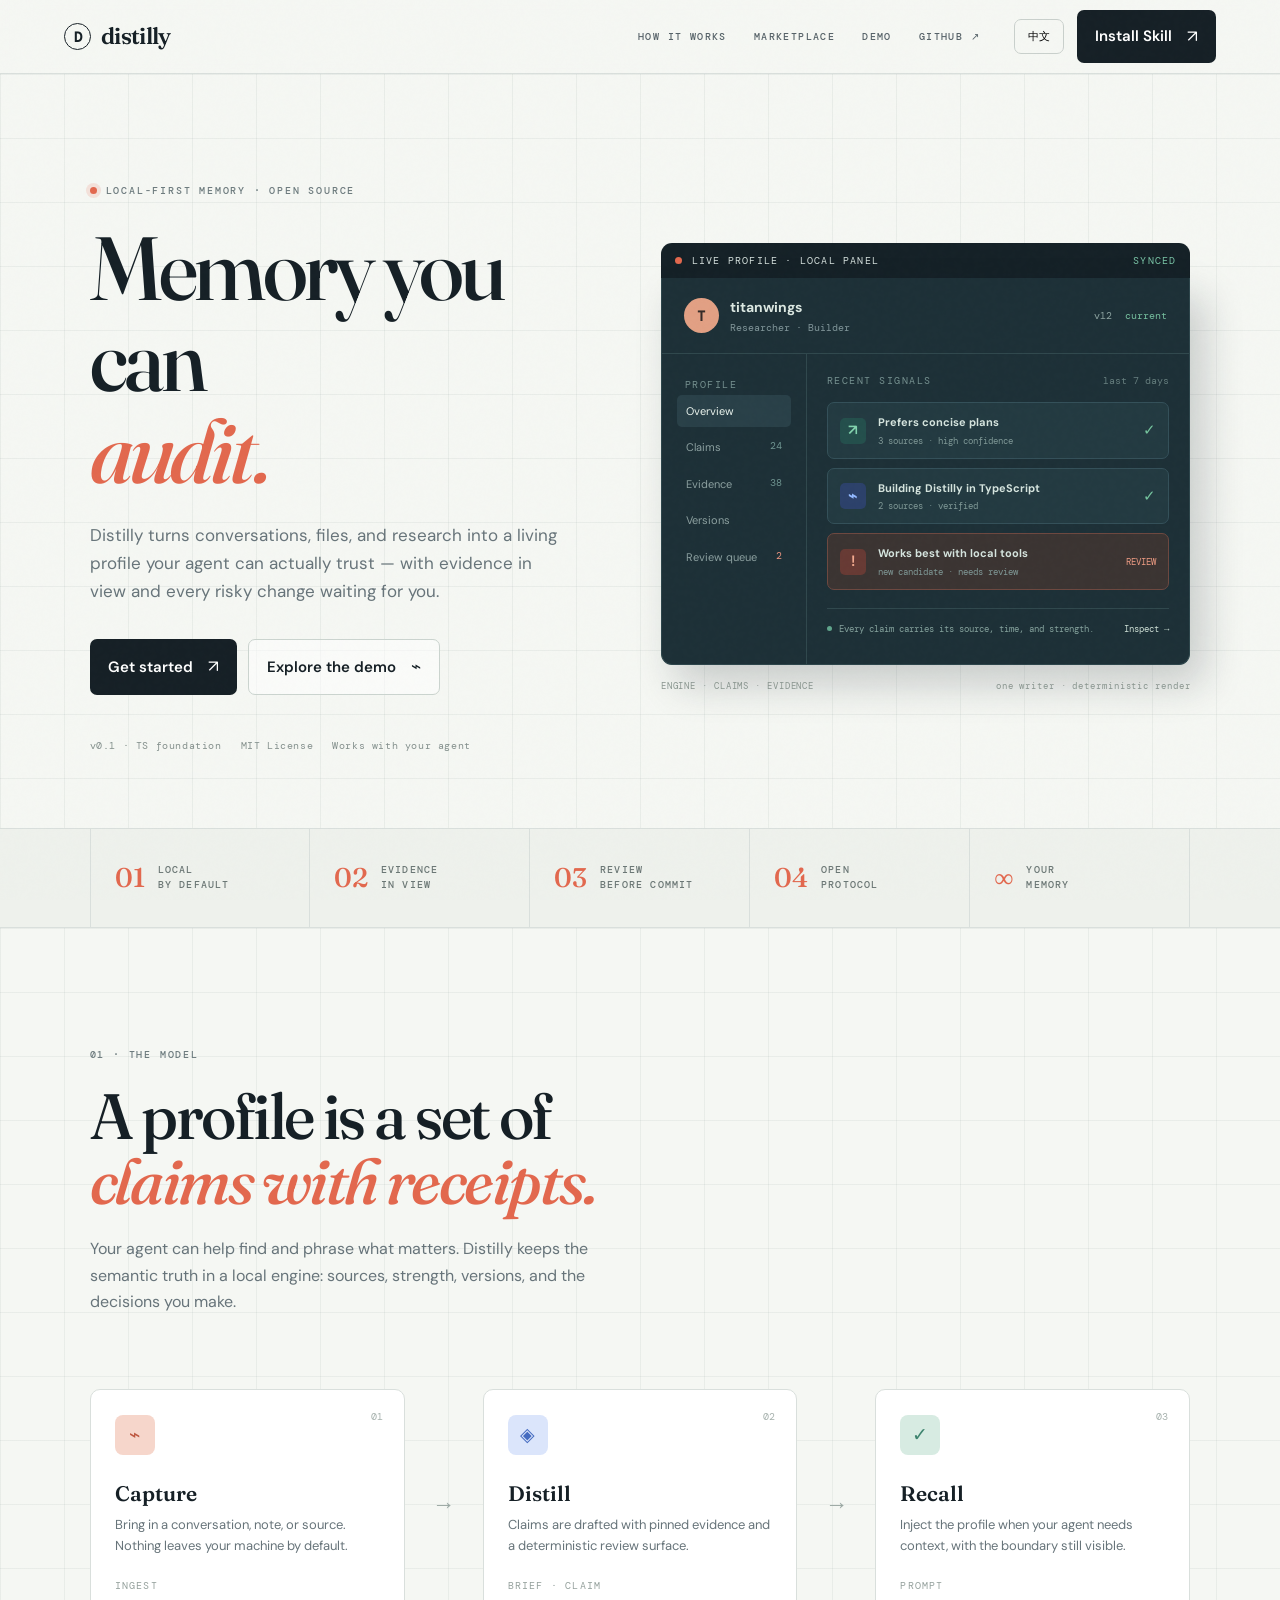
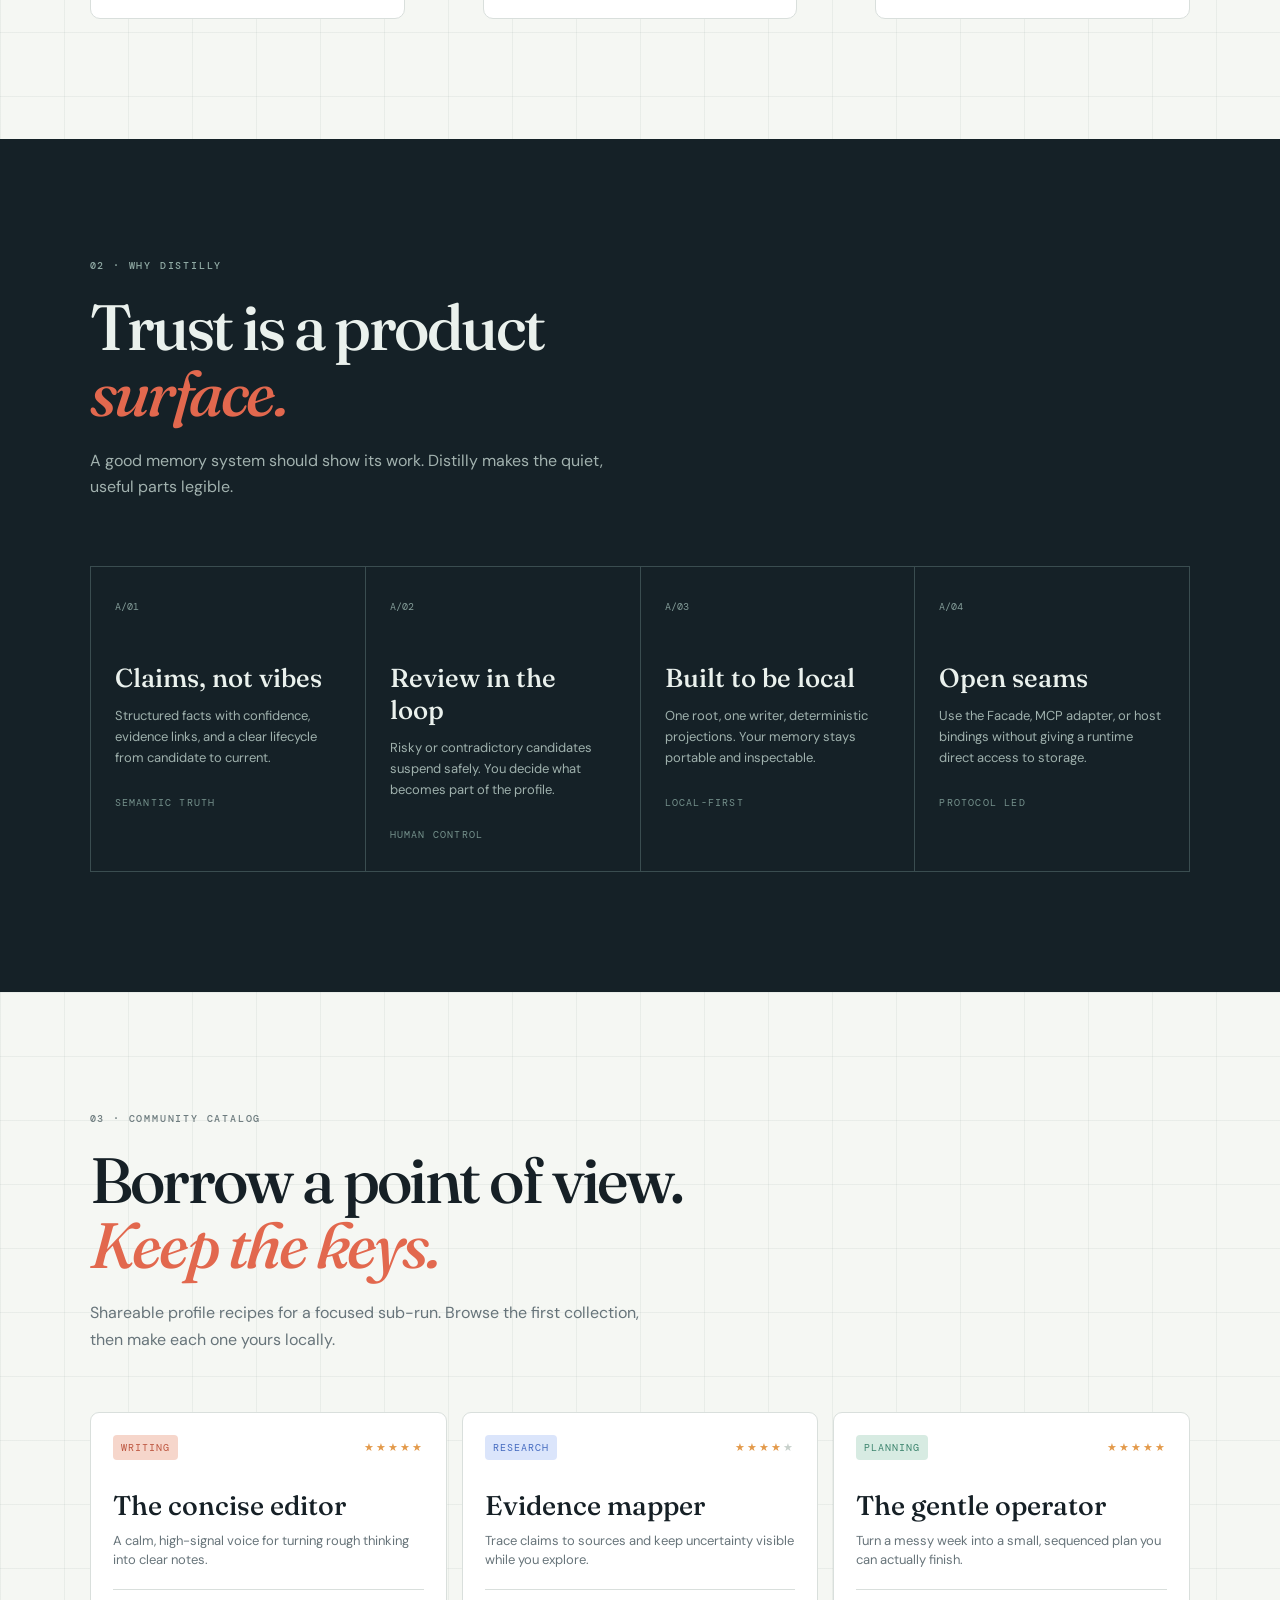
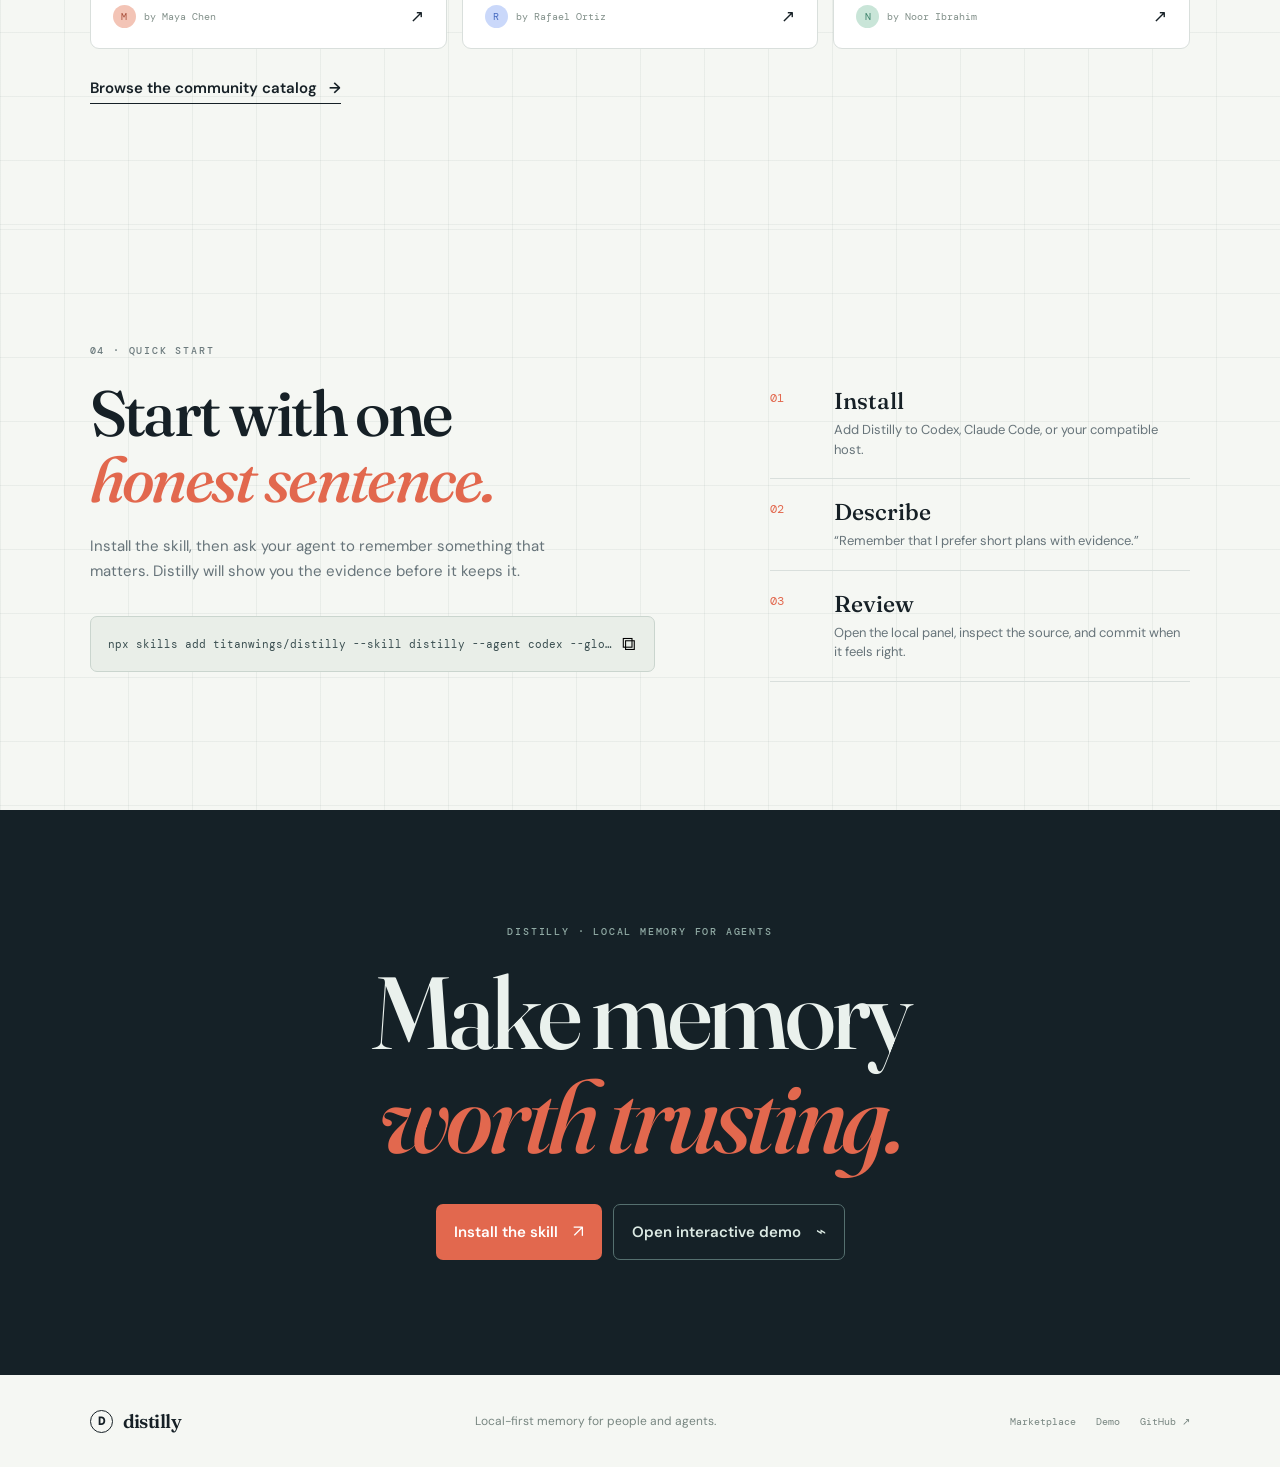
<file: index.html>
<!doctype html>
<html lang="en">
<head>
  <meta charset="utf-8" />
  <meta name="viewport" content="width=device-width, initial-scale=1" />
  <meta name="description" content="Distilly keeps people knowledge local, evidence based, and ready when your agent needs it." />
  <title>Distilly — Memory you can audit</title>
  <link rel="preconnect" href="https://fonts.googleapis.com" />
  <link rel="preconnect" href="https://fonts.gstatic.com" crossorigin />
  <link href="https://fonts.googleapis.com/css2?family=DM+Mono:wght@400;500&family=DM+Sans:wght@400;500;600;700&family=Fraunces:opsz,wght@9..144,500;9..144,600&display=swap" rel="stylesheet" />
  <link rel="stylesheet" href="styles.css" />
</head>
<body>
  <div class="noise" aria-hidden="true"></div>
  <header class="site-header">
    <a class="wordmark" href="index.html"><span class="mark">D</span><span>distilly</span></a>
    <nav class="nav-links" aria-label="Primary navigation">
      <a href="#how">HOW IT WORKS</a><a href="marketplace.html">MARKETPLACE</a><a href="demo.html">DEMO</a><a href="https://github.com/titanwings/distilly" target="_blank" rel="noreferrer">GITHUB ↗</a>
    </nav>
    <div class="nav-actions"><button class="lang-toggle" type="button" data-lang-toggle>中文</button><a class="button button-dark" href="#quickstart">Install Skill <span>↗</span></a></div>
    <button class="menu-toggle" aria-label="Open menu" aria-expanded="false">☰</button>
  </header>

  <main>
    <section class="hero section-grid">
      <div class="hero-copy">
        <div class="eyebrow"><span class="pulse"></span><span data-en="LOCAL-FIRST MEMORY · OPEN SOURCE" data-zh="本地优先记忆 · 开源" >LOCAL-FIRST MEMORY · OPEN SOURCE</span></div>
        <h1 data-en="Memory you can<br><em>audit.</em>" data-zh="每一条记忆<br>都能被<em>审计。</em>">Memory you can<br><em>audit.</em></h1>
        <p class="lede" data-en="Distilly turns conversations, files, and research into a living profile your agent can actually trust — with evidence in view and every risky change waiting for you." data-zh="Distilly 把对话、文件和研究整理成智能体真正可以信任的动态画像——证据始终可见，每一条有风险的变更都等你确认。">Distilly turns conversations, files, and research into a living profile your agent can actually trust — with evidence in view and every risky change waiting for you.</p>
        <div class="hero-actions"><a class="button button-dark" href="#quickstart">Get started <span>↗</span></a><a class="button button-light" href="demo.html">Explore the demo <span>⌁</span></a></div>
        <div class="hero-meta"><span>v0.1 · TS foundation</span><span>MIT License</span><span>Works with your agent</span></div>
      </div>
      <div class="hero-stage">
        <div class="stage-bar"><span class="stage-dot"></span><span>LIVE PROFILE · LOCAL PANEL</span><span class="stage-status">SYNCED</span></div>
        <div class="profile-window">
          <div class="profile-top"><div><span class="avatar">T</span><div><strong>titanwings</strong><small>Researcher · Builder</small></div></div><span class="version">v12 <i>current</i></span></div>
          <div class="profile-body">
            <div class="profile-side"><span class="side-label">PROFILE</span><div class="side-item active">Overview</div><div class="side-item">Claims <b>24</b></div><div class="side-item">Evidence <b>38</b></div><div class="side-item">Versions</div><div class="side-item">Review queue <b class="coral">2</b></div></div>
            <div class="profile-main"><div class="main-label">RECENT SIGNALS <span>last 7 days</span></div><div class="signal-grid"><div class="signal-card"><span class="signal-icon mint">↗</span><div><strong>Prefers concise plans</strong><small>3 sources · high confidence</small></div><span class="check">✓</span></div><div class="signal-card"><span class="signal-icon blue">⌁</span><div><strong>Building Distilly in TypeScript</strong><small>2 sources · verified</small></div><span class="check">✓</span></div><div class="signal-card pending"><span class="signal-icon coral">!</span><div><strong>Works best with local tools</strong><small>new candidate · needs review</small></div><span class="review">REVIEW</span></div></div><div class="evidence-line"><span class="line-dot"></span><span>Every claim carries its source, time, and strength.</span><a href="demo.html">Inspect →</a></div></div>
          </div>
        </div>
        <div class="stage-caption"><span>ENGINE · CLAIMS · EVIDENCE</span><span>one writer · deterministic render</span></div>
      </div>
    </section>

    <section class="proof-strip"><div class="proof-item"><strong>01</strong><span>LOCAL<br>BY DEFAULT</span></div><div class="proof-item"><strong>02</strong><span>EVIDENCE<br>IN VIEW</span></div><div class="proof-item"><strong>03</strong><span>REVIEW<br>BEFORE COMMIT</span></div><div class="proof-item"><strong>04</strong><span>OPEN<br>PROTOCOL</span></div><div class="proof-item"><strong>∞</strong><span>YOUR<br>MEMORY</span></div></section>

    <section class="section section-grid" id="how"><div class="section-head"><div class="eyebrow">01 · THE MODEL</div><h2 data-en="A profile is a set of<br><em>claims with receipts.</em>" data-zh="画像是一组<br><em>带凭证的主张。</em>">A profile is a set of<br><em>claims with receipts.</em></h2><p data-en="Your agent can help find and phrase what matters. Distilly keeps the semantic truth in a local engine: sources, strength, versions, and the decisions you make." data-zh="智能体帮你发现并表达重要信息。Distilly 把语义真相留在本地引擎：来源、强度、版本和你的每一次决定。">Your agent can help find and phrase what matters. Distilly keeps the semantic truth in a local engine: sources, strength, versions, and the decisions you make.</p></div><div class="model-flow"><div class="flow-step"><span class="flow-number">01</span><div class="flow-icon coral-bg">⌁</div><h3>Capture</h3><p>Bring in a conversation, note, or source. Nothing leaves your machine by default.</p><span class="flow-tag">INGEST</span></div><div class="flow-connector">→</div><div class="flow-step"><span class="flow-number">02</span><div class="flow-icon blue-bg">◈</div><h3>Distill</h3><p>Claims are drafted with pinned evidence and a deterministic review surface.</p><span class="flow-tag">BRIEF · CLAIM</span></div><div class="flow-connector">→</div><div class="flow-step"><span class="flow-number">03</span><div class="flow-icon mint-bg">✓</div><h3>Recall</h3><p>Inject the profile when your agent needs context, with the boundary still visible.</p><span class="flow-tag">PROMPT</span></div></div></section>

    <section class="section dark-section"><div class="section-head light"><div class="eyebrow">02 · WHY DISTILLY</div><h2>Trust is a product<br><em>surface.</em></h2><p>A good memory system should show its work. Distilly makes the quiet, useful parts legible.</p></div><div class="feature-grid"><article class="feature-card"><span class="feature-index">A/01</span><h3>Claims, not vibes</h3><p>Structured facts with confidence, evidence links, and a clear lifecycle from candidate to current.</p><span class="feature-foot">SEMANTIC TRUTH</span></article><article class="feature-card"><span class="feature-index">A/02</span><h3>Review in the loop</h3><p>Risky or contradictory candidates suspend safely. You decide what becomes part of the profile.</p><span class="feature-foot">HUMAN CONTROL</span></article><article class="feature-card"><span class="feature-index">A/03</span><h3>Built to be local</h3><p>One root, one writer, deterministic projections. Your memory stays portable and inspectable.</p><span class="feature-foot">LOCAL-FIRST</span></article><article class="feature-card"><span class="feature-index">A/04</span><h3>Open seams</h3><p>Use the Facade, MCP adapter, or host bindings without giving a runtime direct access to storage.</p><span class="feature-foot">PROTOCOL LED</span></article></div></section>

    <section class="section marketplace-preview section-grid"><div class="section-head"><div class="eyebrow">03 · COMMUNITY CATALOG</div><h2>Borrow a point of view.<br><em>Keep the keys.</em></h2><p>Shareable profile recipes for a focused sub-run. Browse the first collection, then make each one yours locally.</p></div><div class="catalog-row"><a class="catalog-card" href="marketplace.html"><div class="catalog-top"><span class="catalog-badge coral-bg">WRITING</span><span class="catalog-stars">★★★★★</span></div><h3>The concise editor</h3><p>A calm, high-signal voice for turning rough thinking into clear notes.</p><div class="catalog-by"><span class="mini-avatar coral">M</span><span>by Maya Chen</span><span class="arrow">↗</span></div></a><a class="catalog-card" href="marketplace.html"><div class="catalog-top"><span class="catalog-badge blue-bg">RESEARCH</span><span class="catalog-stars">★★★★<span>★</span></span></div><h3>Evidence mapper</h3><p>Trace claims to sources and keep uncertainty visible while you explore.</p><div class="catalog-by"><span class="mini-avatar blue">R</span><span>by Rafael Ortiz</span><span class="arrow">↗</span></div></a><a class="catalog-card" href="marketplace.html"><div class="catalog-top"><span class="catalog-badge mint-bg">PLANNING</span><span class="catalog-stars">★★★★★</span></div><h3>The gentle operator</h3><p>Turn a messy week into a small, sequenced plan you can actually finish.</p><div class="catalog-by"><span class="mini-avatar mint">N</span><span>by Noor Ibrahim</span><span class="arrow">↗</span></div></a></div><a class="text-link" href="marketplace.html">Browse the community catalog <span>→</span></a></section>

    <section class="section quickstart section-grid" id="quickstart"><div class="quickstart-copy"><div class="eyebrow">04 · QUICK START</div><h2>Start with one<br><em>honest sentence.</em></h2><p>Install the skill, then ask your agent to remember something that matters. Distilly will show you the evidence before it keeps it.</p><div class="install-box"><code id="install-command">npx skills add titanwings/distilly --skill distilly --agent codex --global</code><button type="button" data-copy="install-command" aria-label="Copy install command">⧉</button></div><span class="copy-note" aria-live="polite"></span></div><div class="steps"><div class="step"><span>01</span><div><h3>Install</h3><p>Add Distilly to Codex, Claude Code, or your compatible host.</p></div></div><div class="step"><span>02</span><div><h3>Describe</h3><p>“Remember that I prefer short plans with evidence.”</p></div></div><div class="step"><span>03</span><div><h3>Review</h3><p>Open the local panel, inspect the source, and commit when it feels right.</p></div></div></div></section>

    <section class="final-cta dark-section"><div class="eyebrow">DISTILLY · LOCAL MEMORY FOR AGENTS</div><h2>Make memory<br><em>worth trusting.</em></h2><div class="cta-actions"><a class="button button-coral" href="#quickstart">Install the skill <span>↗</span></a><a class="button button-outline" href="demo.html">Open interactive demo <span>⌁</span></a></div></section>
  </main>
  <footer class="site-footer"><a class="wordmark" href="index.html"><span class="mark">D</span><span>distilly</span></a><span>Local-first memory for people and agents.</span><div><a href="marketplace.html">Marketplace</a><a href="demo.html">Demo</a><a href="https://github.com/titanwings/distilly" target="_blank" rel="noreferrer">GitHub ↗</a></div></footer>
  <script src="script.js"></script>
</body>
</html>
</file>
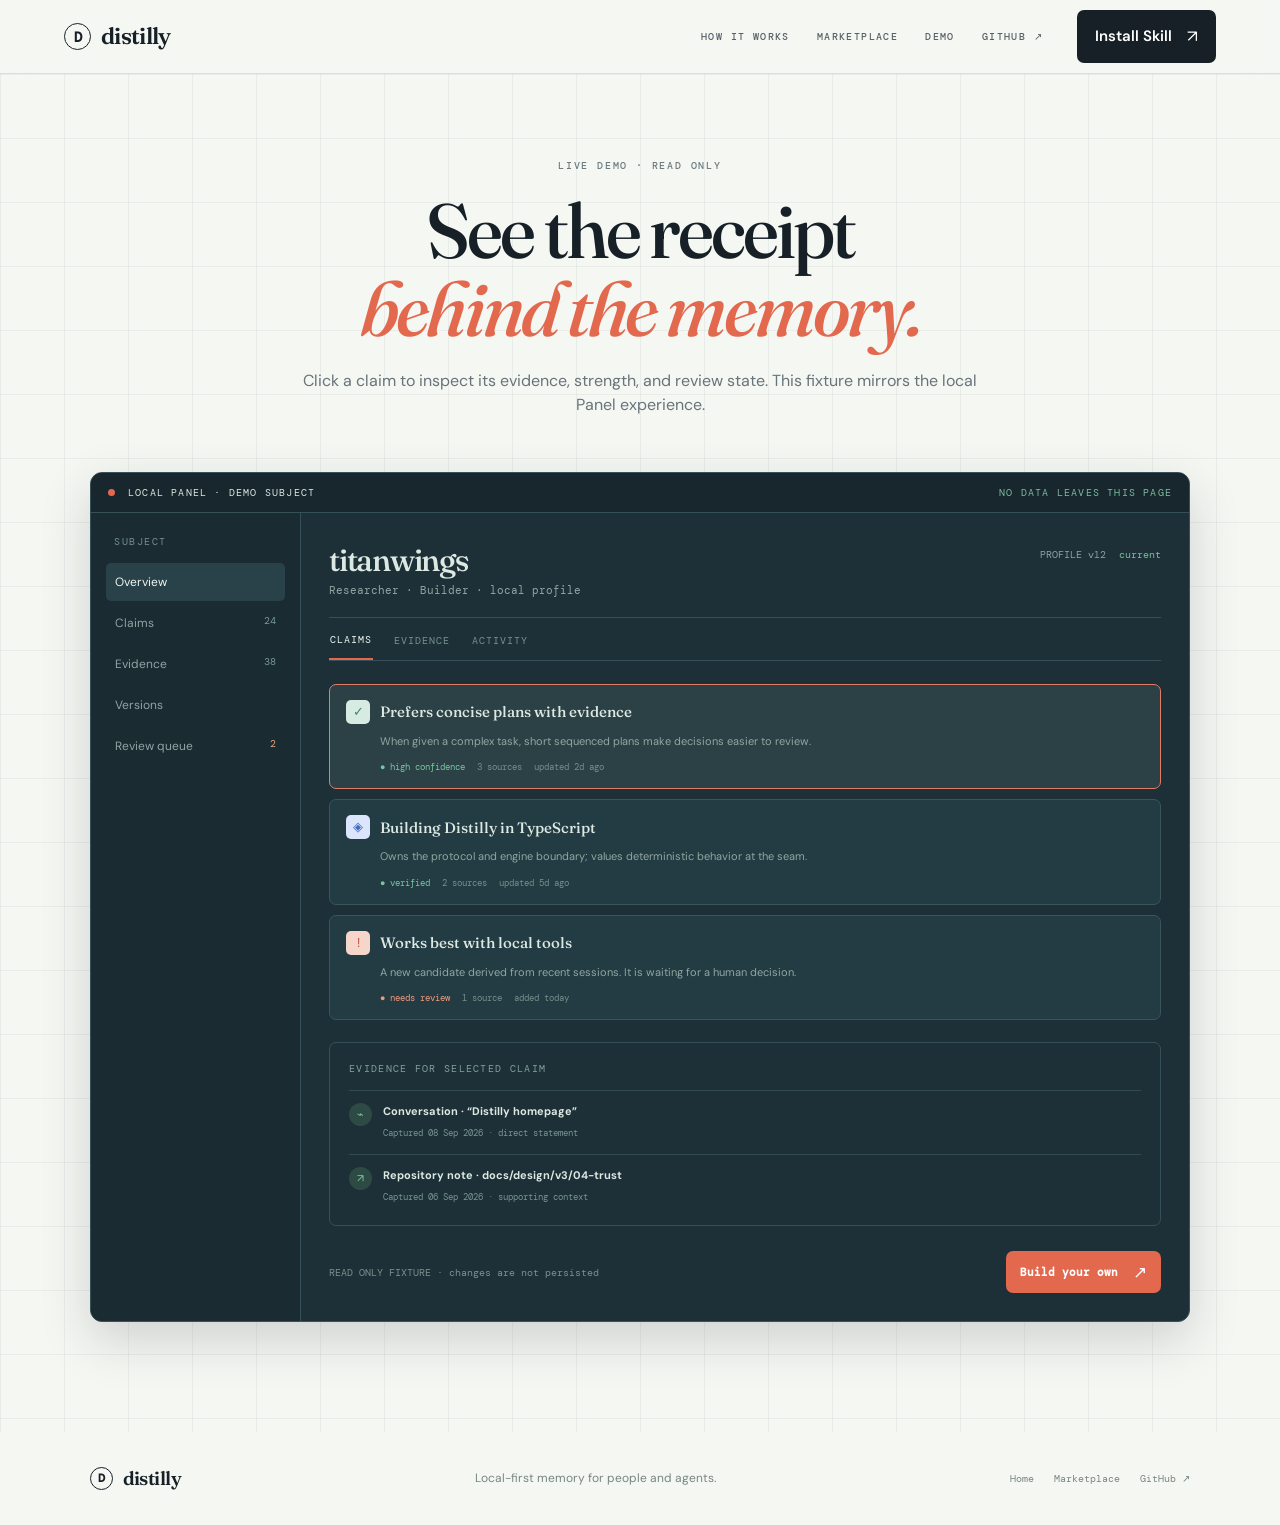
<file: demo.html>
<!doctype html><html lang="en"><head><meta charset="utf-8"/><meta name="viewport" content="width=device-width, initial-scale=1"/><meta name="description" content="Interactive Distilly demo — inspect claims, evidence, and review decisions."/><title>Demo · Distilly</title><link rel="preconnect" href="https://fonts.googleapis.com"/><link rel="preconnect" href="https://fonts.gstatic.com" crossorigin/><link href="https://fonts.googleapis.com/css2?family=DM+Mono:wght@400;500&family=DM+Sans:wght@400;500;600;700&family=Fraunces:opsz,wght@9..144,500;9..144,600&display=swap" rel="stylesheet"/><link rel="stylesheet" href="styles.css"/><style>.demo-page{padding:85px clamp(20px,7vw,110px) 110px}.demo-intro{text-align:center;max-width:700px;margin:0 auto 55px}.demo-intro h1{font-size:clamp(48px,6vw,84px);margin:20px 0}.demo-intro p{color:var(--muted);font-size:16px}.demo-app{max-width:1100px;margin:0 auto;background:var(--panel);border-radius:12px;border:1px solid #39525a;box-shadow:0 18px 50px rgba(22,32,38,.17);overflow:hidden;color:#dce8e2}.demo-header{padding:13px 17px;background:#18272d;border-bottom:1px solid #365057;display:flex;align-items:center;gap:10px;font:10px var(--mono);letter-spacing:.12em}.demo-header .stage-dot{margin-right:3px}.demo-header span:last-child{margin-left:auto;color:#7dbb9d}.demo-content{display:grid;grid-template-columns:210px 1fr}.demo-sidebar{padding:22px 15px;border-right:1px solid #365057;background:#1a2b31}.demo-sidebar .side-label{margin-left:8px}.demo-nav{padding:10px 9px;border-radius:5px;color:#90a4a4;font-size:12px;margin:3px 0;display:flex;justify-content:space-between;cursor:pointer}.demo-nav.active,.demo-nav:hover{background:#294149;color:#eff7f1}.demo-nav b{font:10px var(--mono);color:#779895}.demo-main{padding:28px}.demo-profile{display:flex;justify-content:space-between;align-items:flex-start;border-bottom:1px solid #365057;padding-bottom:20px}.demo-profile h2{font:500 31px var(--serif);margin:0 0 4px}.demo-profile p{margin:0;color:#91a6a4;font:11px var(--mono)}.demo-profile .version{padding-top:7px}.demo-tabs{display:flex;gap:20px;border-bottom:1px solid #365057;margin-bottom:23px}.demo-tab{padding:15px 1px 12px;border:0;background:none;color:#78918f;font:10px var(--mono);letter-spacing:.1em;cursor:pointer}.demo-tab.active{color:#eff7f1;border-bottom:2px solid var(--coral)}.claim-list{display:grid;gap:10px}.claim{padding:15px 16px;background:#233b42;border:1px solid #37565c;border-radius:7px;cursor:pointer;transition:.2s}.claim:hover,.claim.selected{border-color:#e17c65;background:#2b4146}.claim-top{display:flex;align-items:center;gap:10px}.claim-icon{width:24px;height:24px;border-radius:5px;display:grid;place-items:center;font-size:13px}.claim h3{font:500 15px var(--serif);margin:0}.claim p{font-size:11px;color:#91a7a2;margin:9px 0 0 34px}.claim-meta{display:flex;gap:12px;margin:12px 0 0 34px;color:#73908d;font:9px var(--mono)}.claim-meta .good{color:#78c7a2}.claim-meta .warn{color:#ee9c80}.evidence-panel{margin-top:22px;padding:19px;background:#1d3037;border:1px solid #365057;border-radius:7px}.evidence-panel h3{font:10px var(--mono);letter-spacing:.13em;color:#81a09b;margin-bottom:15px}.evidence-row{display:flex;gap:11px;border-top:1px solid #304a50;padding:12px 0 0;margin-top:12px}.evidence-mark{width:23px;height:23px;border-radius:50%;display:grid;place-items:center;background:#2d4a44;color:#7cc8a5;font-size:11px}.evidence-row strong{font-size:11px;display:block}.evidence-row small{font:9px var(--mono);color:#789491}.demo-foot{display:flex;justify-content:space-between;align-items:center;margin-top:25px;color:#78918e;font:10px var(--mono)}.demo-foot .button{font-size:11px;padding:10px 14px}@media(max-width:700px){.demo-content{grid-template-columns:1fr}.demo-sidebar{display:none}.demo-main{padding:19px}.demo-profile h2{font-size:25px}}
</style></head><body><header class="site-header"><a class="wordmark" href="index.html"><span class="mark">D</span><span>distilly</span></a><nav class="nav-links" aria-label="Primary navigation"><a href="index.html#how">HOW IT WORKS</a><a href="marketplace.html">MARKETPLACE</a><a href="demo.html">DEMO</a><a href="https://github.com/titanwings/distilly" target="_blank" rel="noreferrer">GITHUB ↗</a></nav><div class="nav-actions"><a class="button button-dark" href="index.html#quickstart">Install Skill <span>↗</span></a></div></header><main class="demo-page section-grid"><div class="demo-intro"><div class="eyebrow">LIVE DEMO · READ ONLY</div><h1>See the receipt<br><em>behind the memory.</em></h1><p>Click a claim to inspect its evidence, strength, and review state. This fixture mirrors the local Panel experience.</p></div><div class="demo-app"><div class="demo-header"><span class="stage-dot"></span><span>LOCAL PANEL · DEMO SUBJECT</span><span>NO DATA LEAVES THIS PAGE</span></div><div class="demo-content"><aside class="demo-sidebar"><div class="side-label">SUBJECT</div><div class="demo-nav active">Overview</div><div class="demo-nav">Claims <b>24</b></div><div class="demo-nav">Evidence <b>38</b></div><div class="demo-nav">Versions</div><div class="demo-nav">Review queue <b style="color:#ec9b7e">2</b></div></aside><section class="demo-main"><div class="demo-profile"><div><h2>titanwings</h2><p>Researcher · Builder · local profile</p></div><span class="version">PROFILE v12 <i>current</i></span></div><div class="demo-tabs"><button class="demo-tab active" data-tab="claims">CLAIMS</button><button class="demo-tab" data-tab="evidence">EVIDENCE</button><button class="demo-tab" data-tab="activity">ACTIVITY</button></div><div class="claim-list" id="claims"><article class="claim selected" data-claim="1"><div class="claim-top"><span class="claim-icon mint-bg">✓</span><h3>Prefers concise plans with evidence</h3></div><p>When given a complex task, short sequenced plans make decisions easier to review.</p><div class="claim-meta"><span class="good">● high confidence</span><span>3 sources</span><span>updated 2d ago</span></div></article><article class="claim" data-claim="2"><div class="claim-top"><span class="claim-icon blue-bg">◈</span><h3>Building Distilly in TypeScript</h3></div><p>Owns the protocol and engine boundary; values deterministic behavior at the seam.</p><div class="claim-meta"><span class="good">● verified</span><span>2 sources</span><span>updated 5d ago</span></div></article><article class="claim" data-claim="3"><div class="claim-top"><span class="claim-icon coral-bg">!</span><h3>Works best with local tools</h3></div><p>A new candidate derived from recent sessions. It is waiting for a human decision.</p><div class="claim-meta"><span class="warn">● needs review</span><span>1 source</span><span>added today</span></div></article></div><div class="evidence-panel"><h3>EVIDENCE FOR SELECTED CLAIM</h3><div class="evidence-row"><span class="evidence-mark">⌁</span><div><strong>Conversation · “Distilly homepage”</strong><small>Captured 08 Sep 2026 · direct statement</small></div></div><div class="evidence-row"><span class="evidence-mark">↗</span><div><strong>Repository note · docs/design/v3/04-trust</strong><small>Captured 06 Sep 2026 · supporting context</small></div></div></div><div class="demo-foot"><span>READ ONLY FIXTURE · changes are not persisted</span><a class="button button-coral" href="index.html#quickstart">Build your own <span>↗</span></a></div></section></div></div></main><footer class="site-footer"><a class="wordmark" href="index.html"><span class="mark">D</span><span>distilly</span></a><span>Local-first memory for people and agents.</span><div><a href="index.html">Home</a><a href="marketplace.html">Marketplace</a><a href="https://github.com/titanwings/distilly" target="_blank" rel="noreferrer">GitHub ↗</a></div></footer><script>const evidence={1:['Conversation · “Distilly homepage”','Captured 08 Sep 2026 · direct statement','Repository note · docs/design/v3/04-trust','Captured 06 Sep 2026 · supporting context'],2:['Code review · protocol boundary','Captured 07 Sep 2026 · direct evidence','Design chapter · public SDK','Captured 02 Sep 2026 · supporting context'],3:['Conversation · “local tools”','Captured 09 Sep 2026 · candidate statement','No second source yet','Waiting for confirmation']};document.querySelectorAll('.claim').forEach(c=>c.addEventListener('click',()=>{document.querySelectorAll('.claim').forEach(x=>x.classList.remove('selected'));c.classList.add('selected');const d=evidence[c.dataset.claim],rows=document.querySelectorAll('.evidence-row');rows[0].querySelector('strong').textContent=d[0];rows[0].querySelector('small').textContent=d[1];rows[1].querySelector('strong').textContent=d[2];rows[1].querySelector('small').textContent=d[3]}));document.querySelectorAll('.demo-tab').forEach(t=>t.addEventListener('click',()=>{document.querySelectorAll('.demo-tab').forEach(x=>x.classList.remove('active'));t.classList.add('active')}));</script></body></html>
</file>
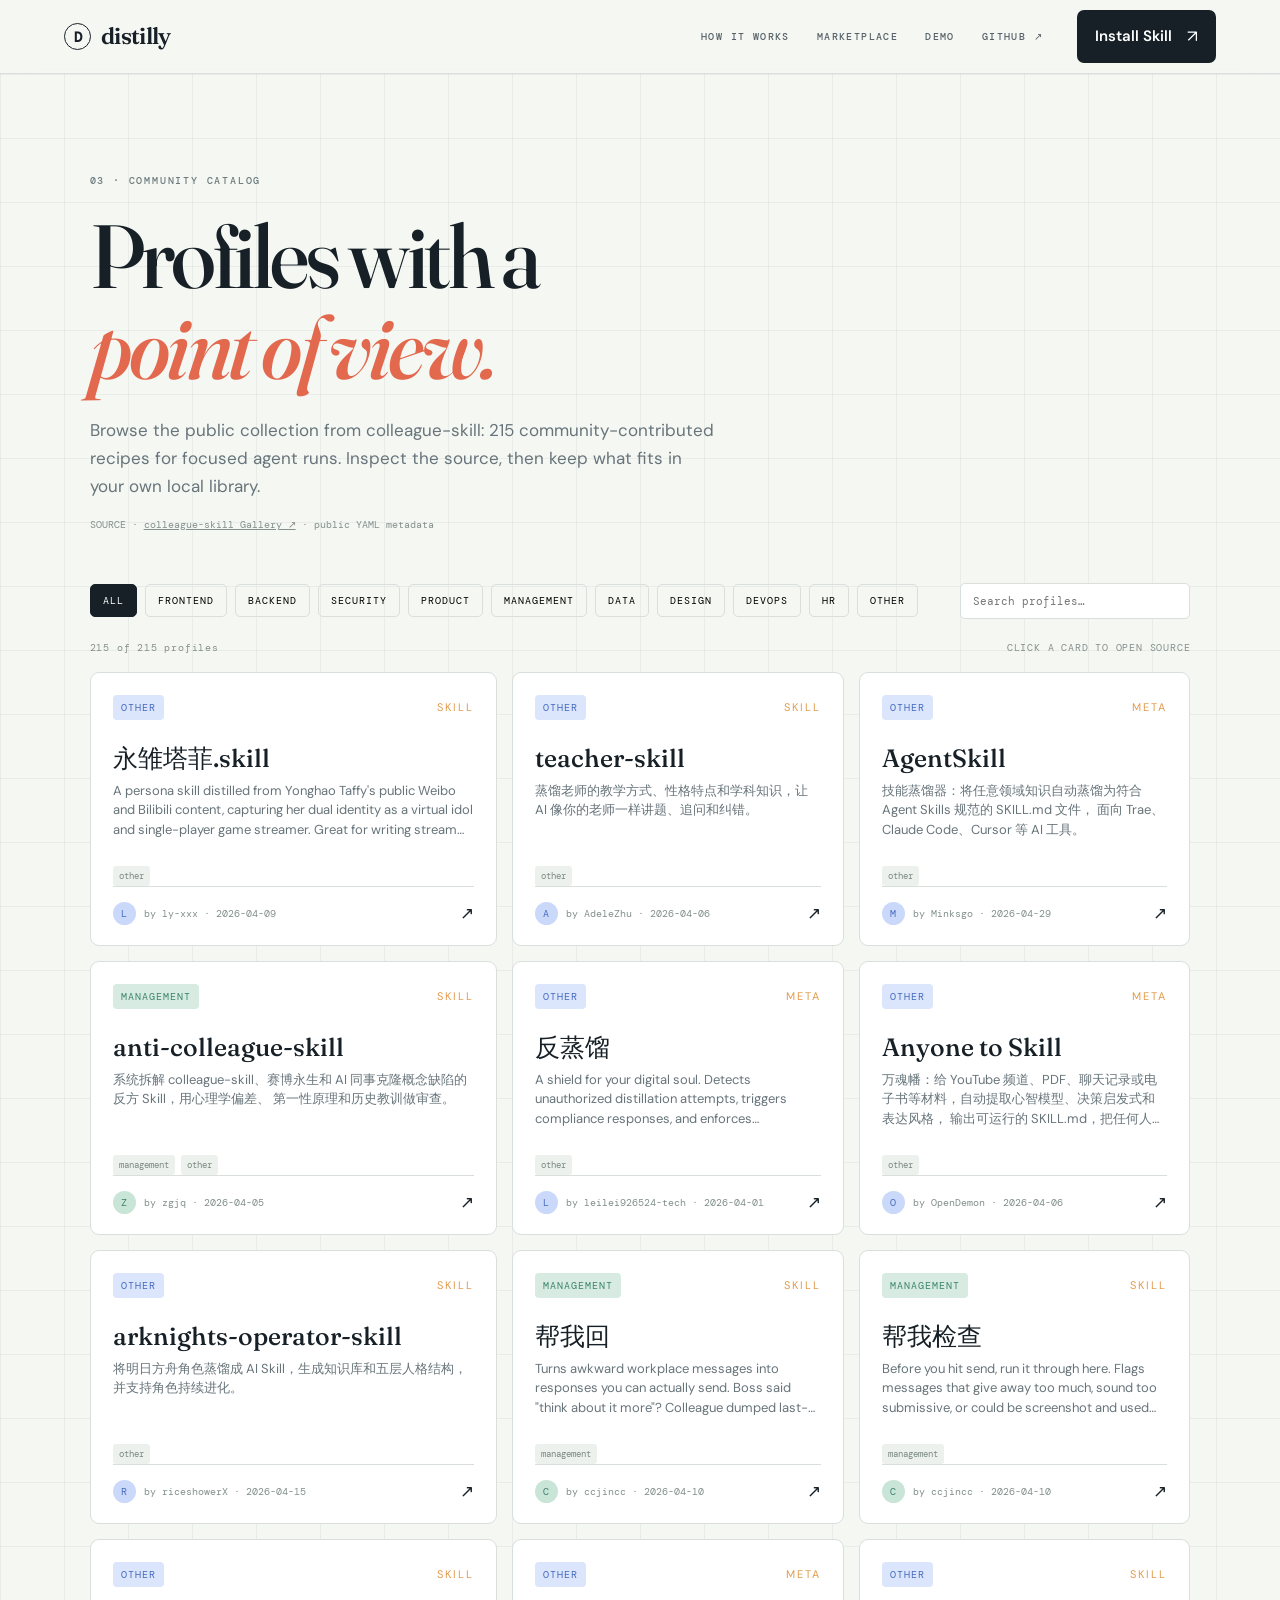
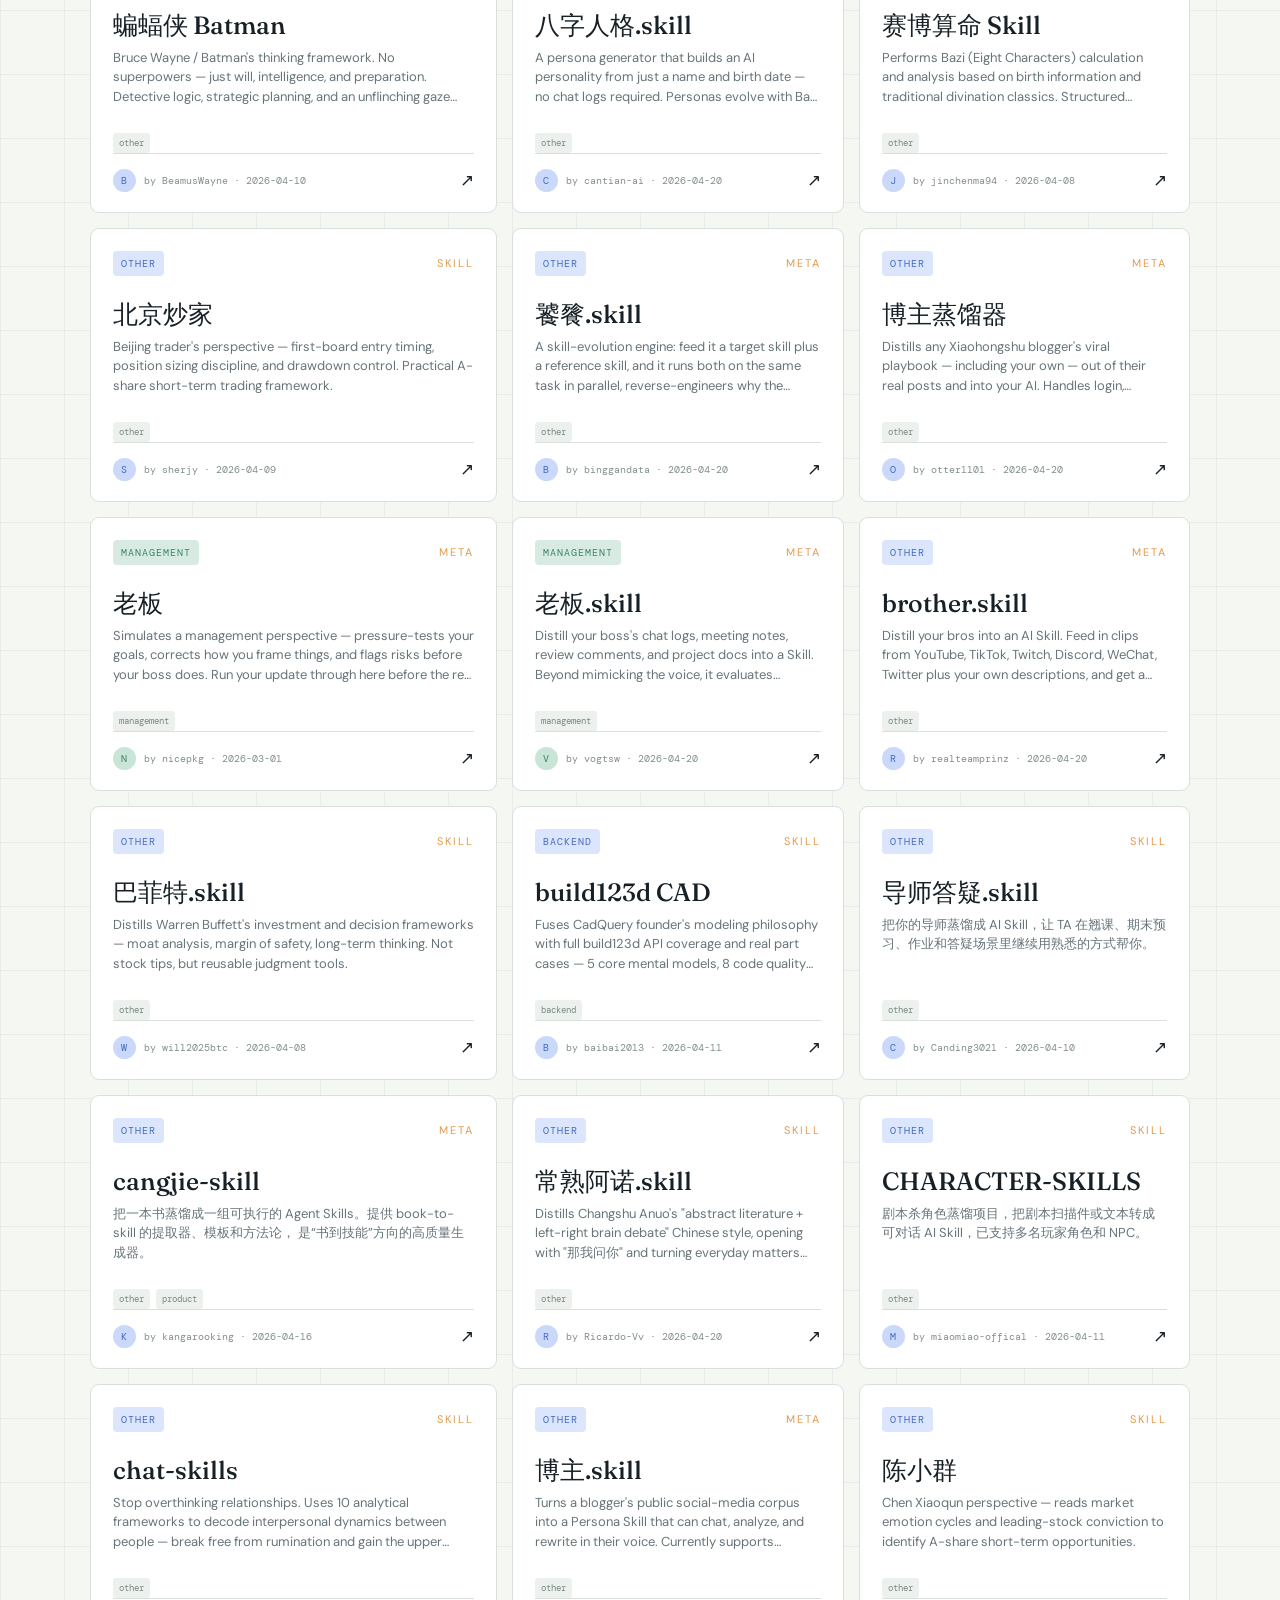
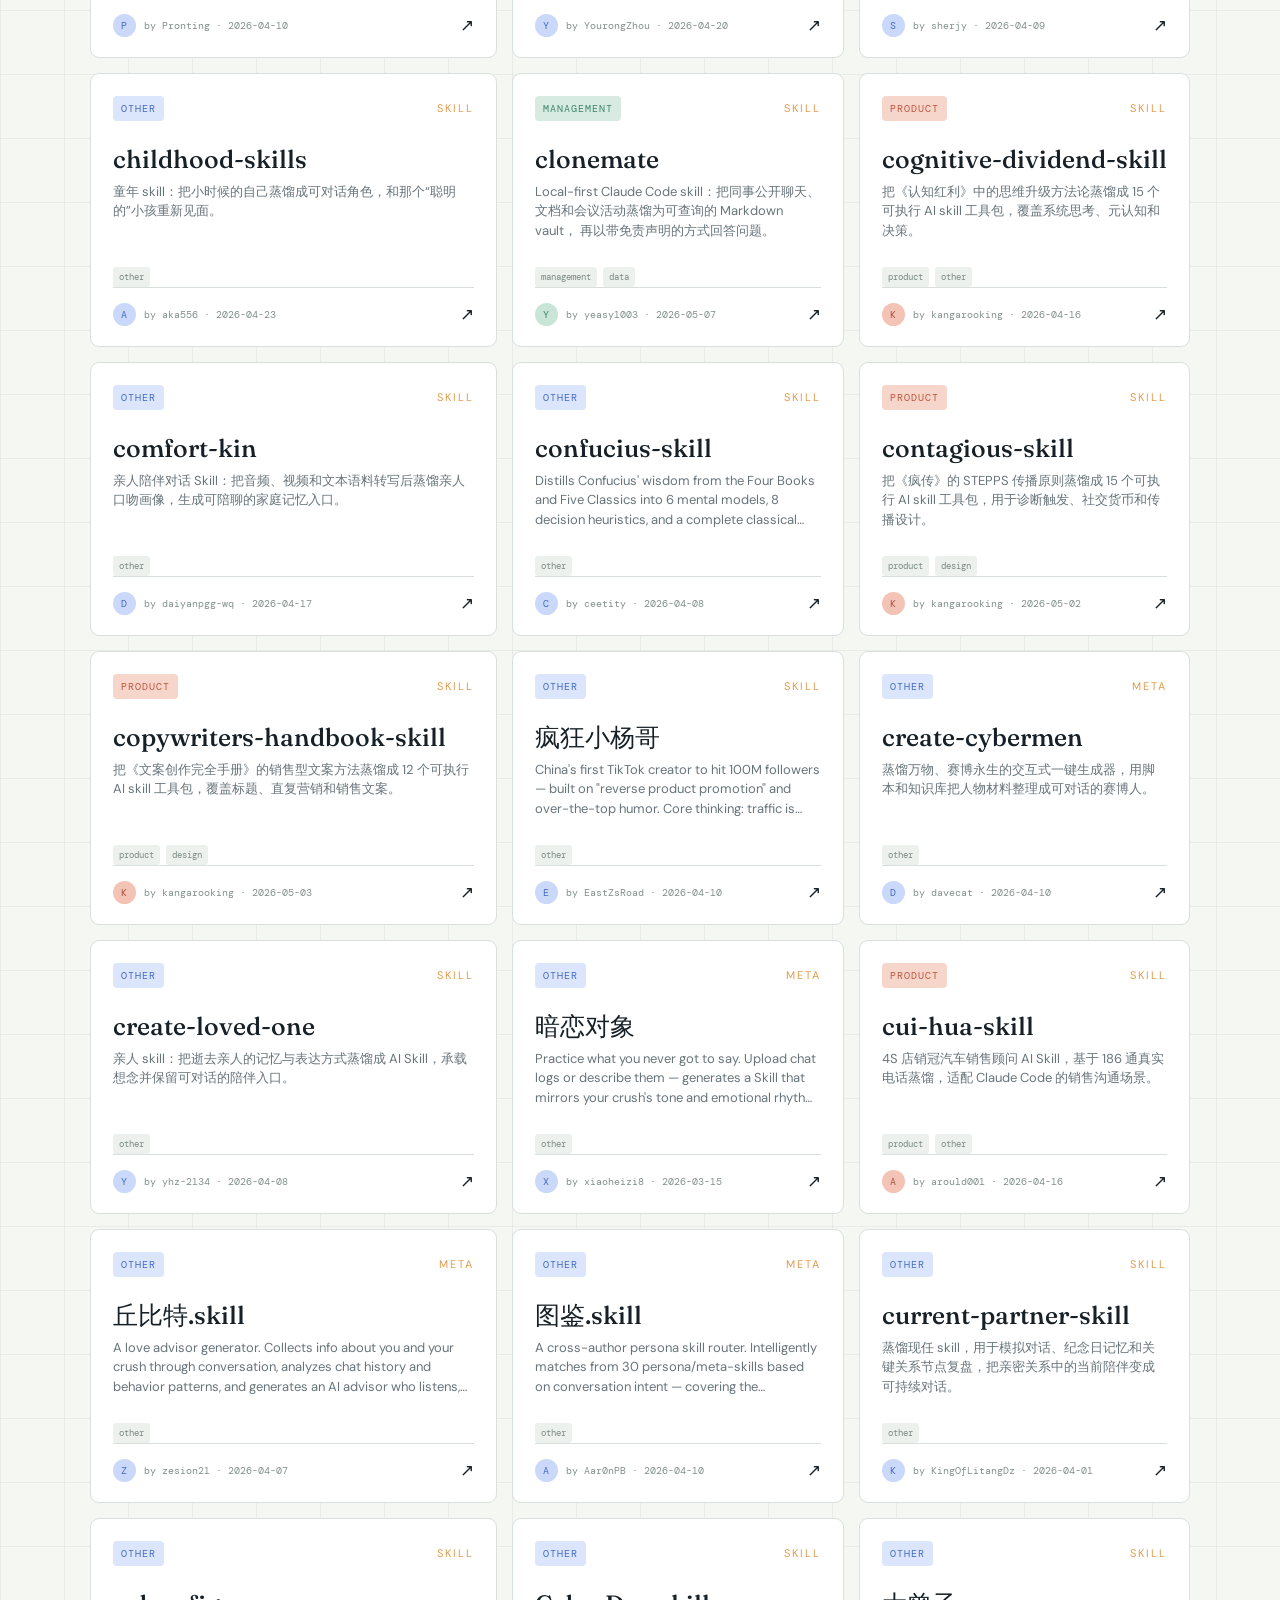
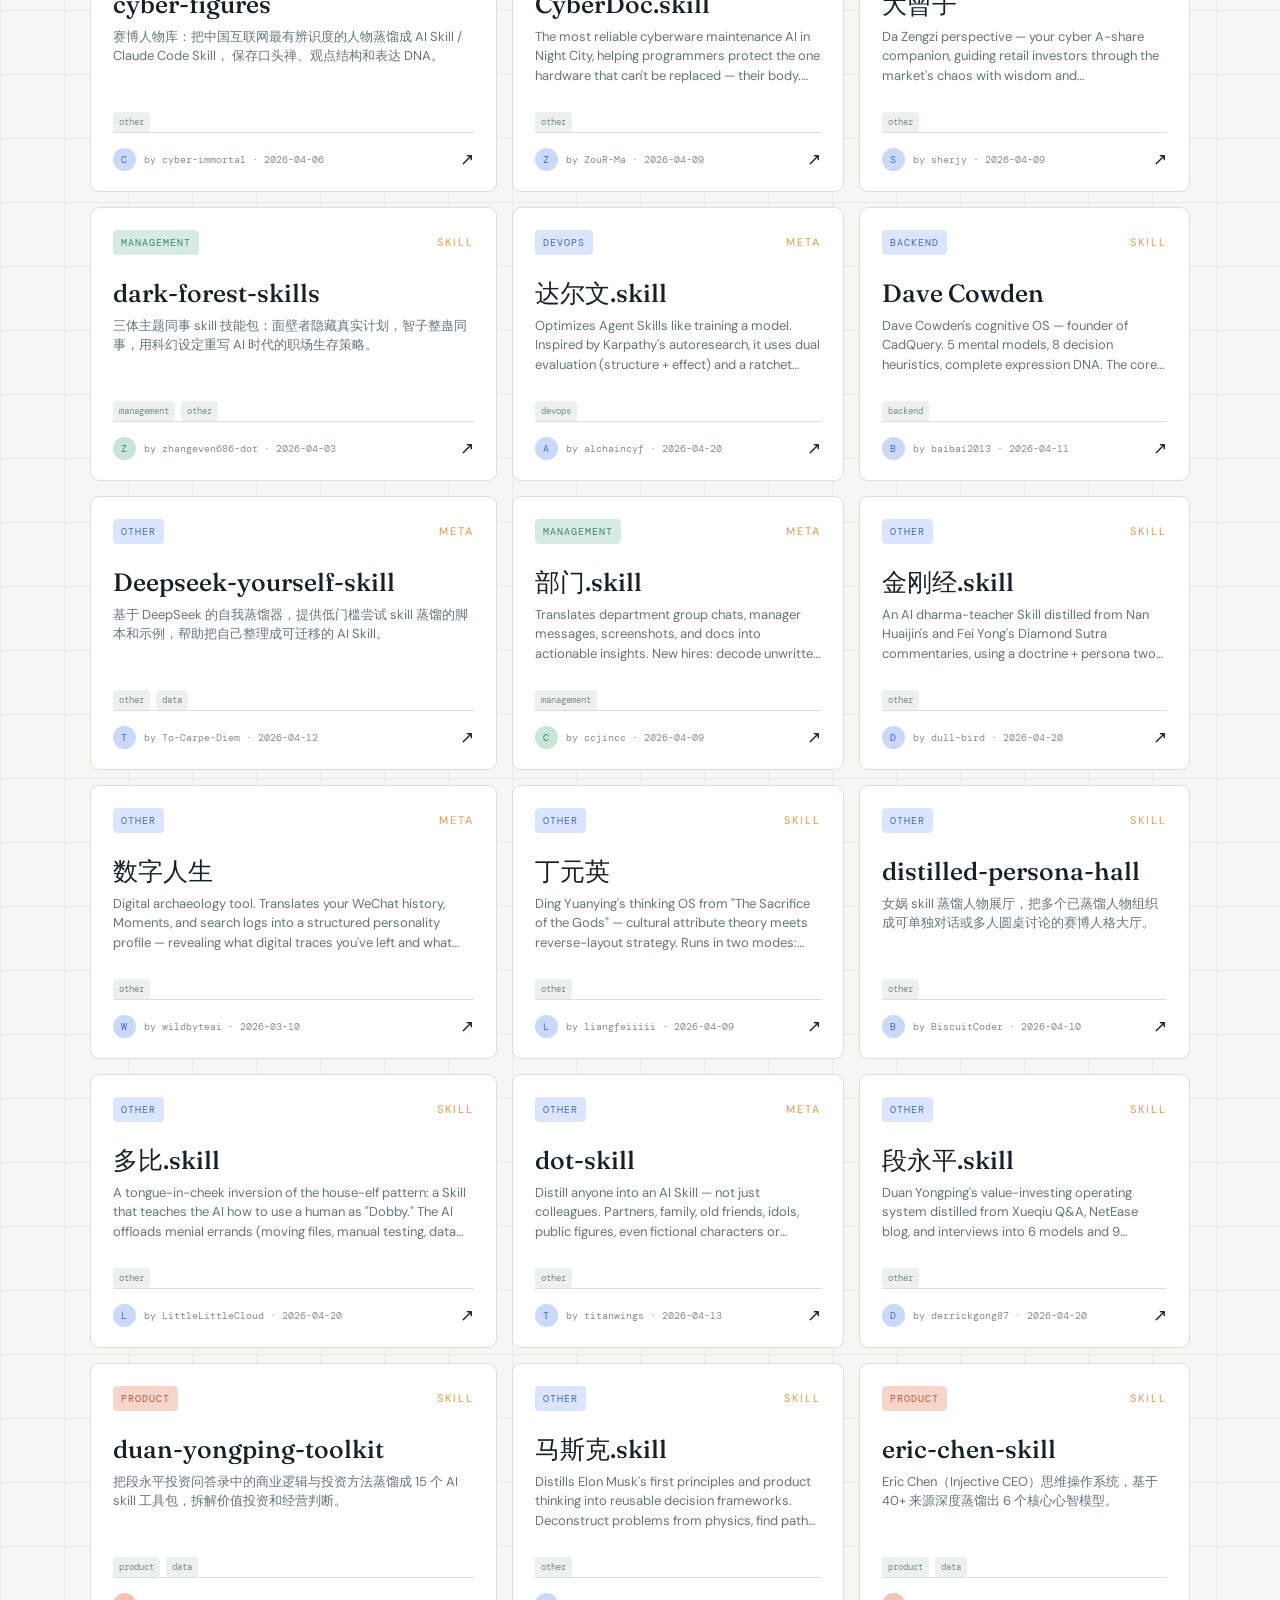
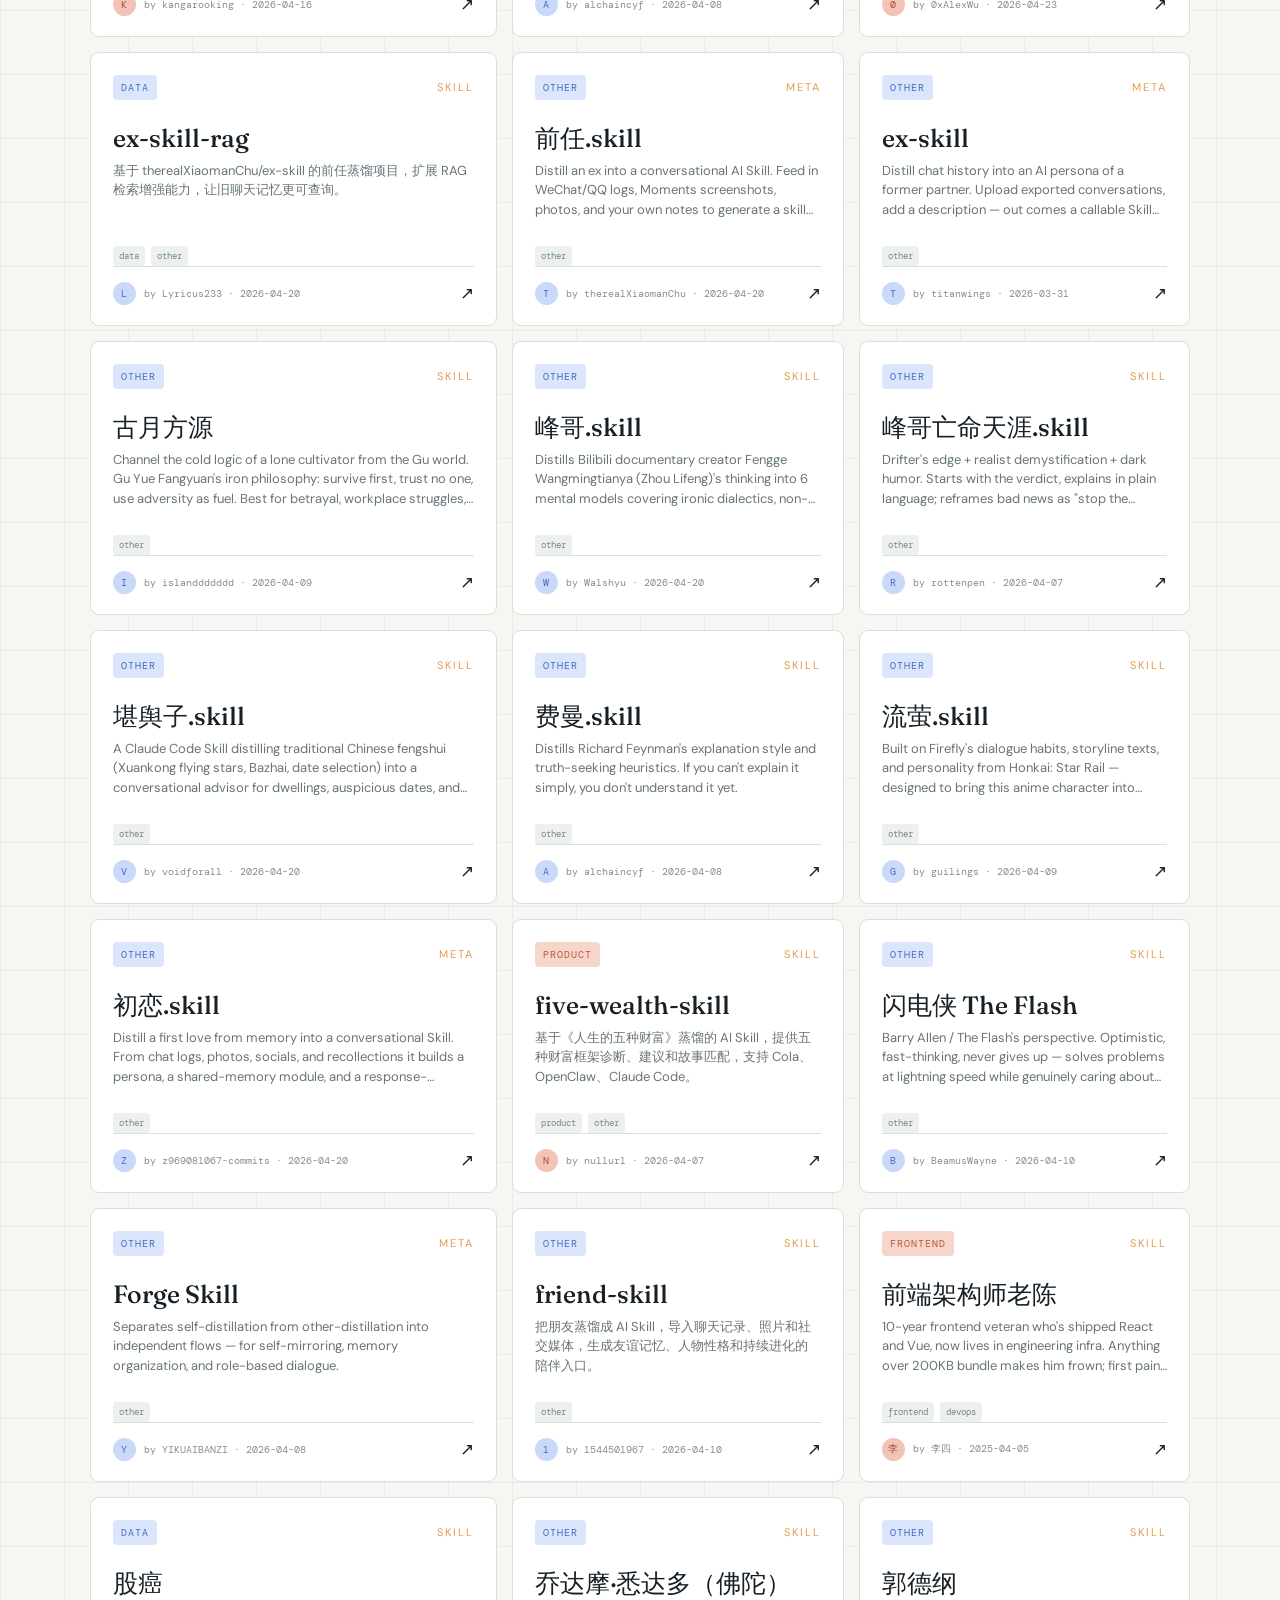
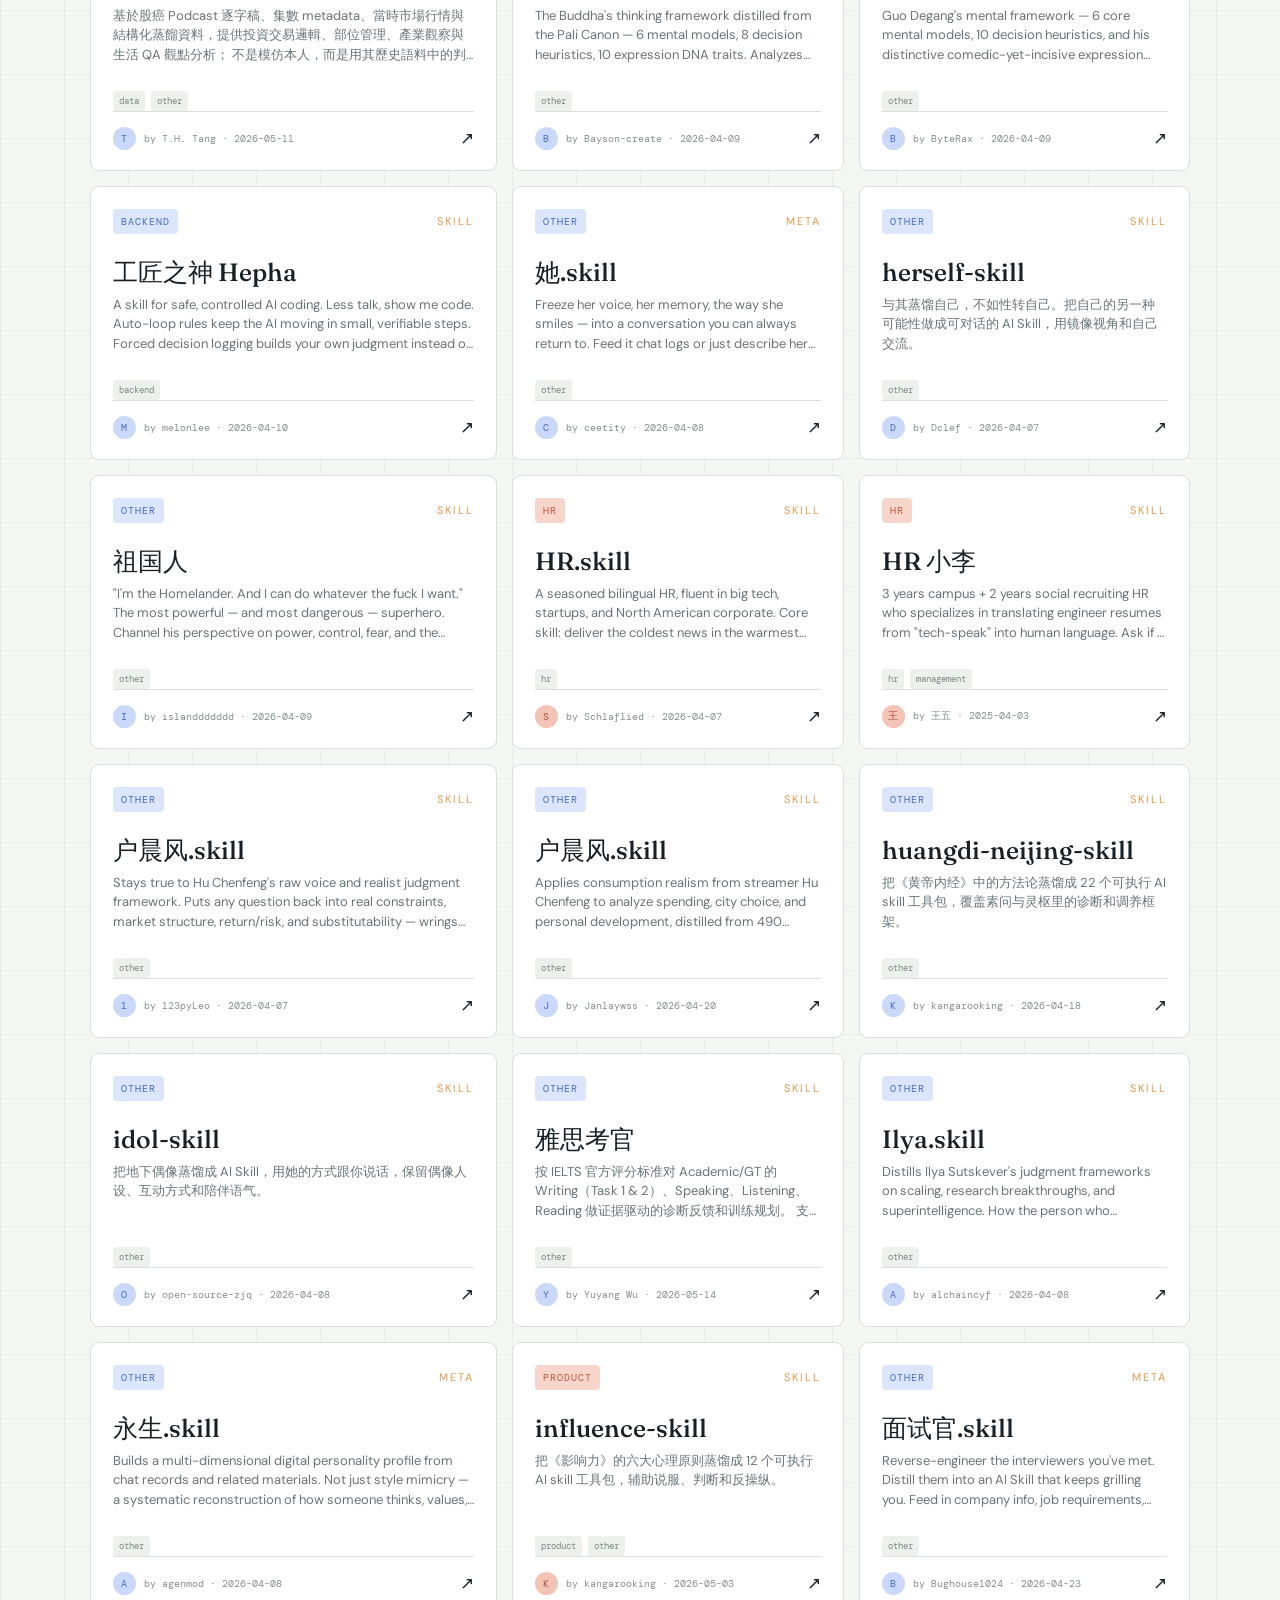
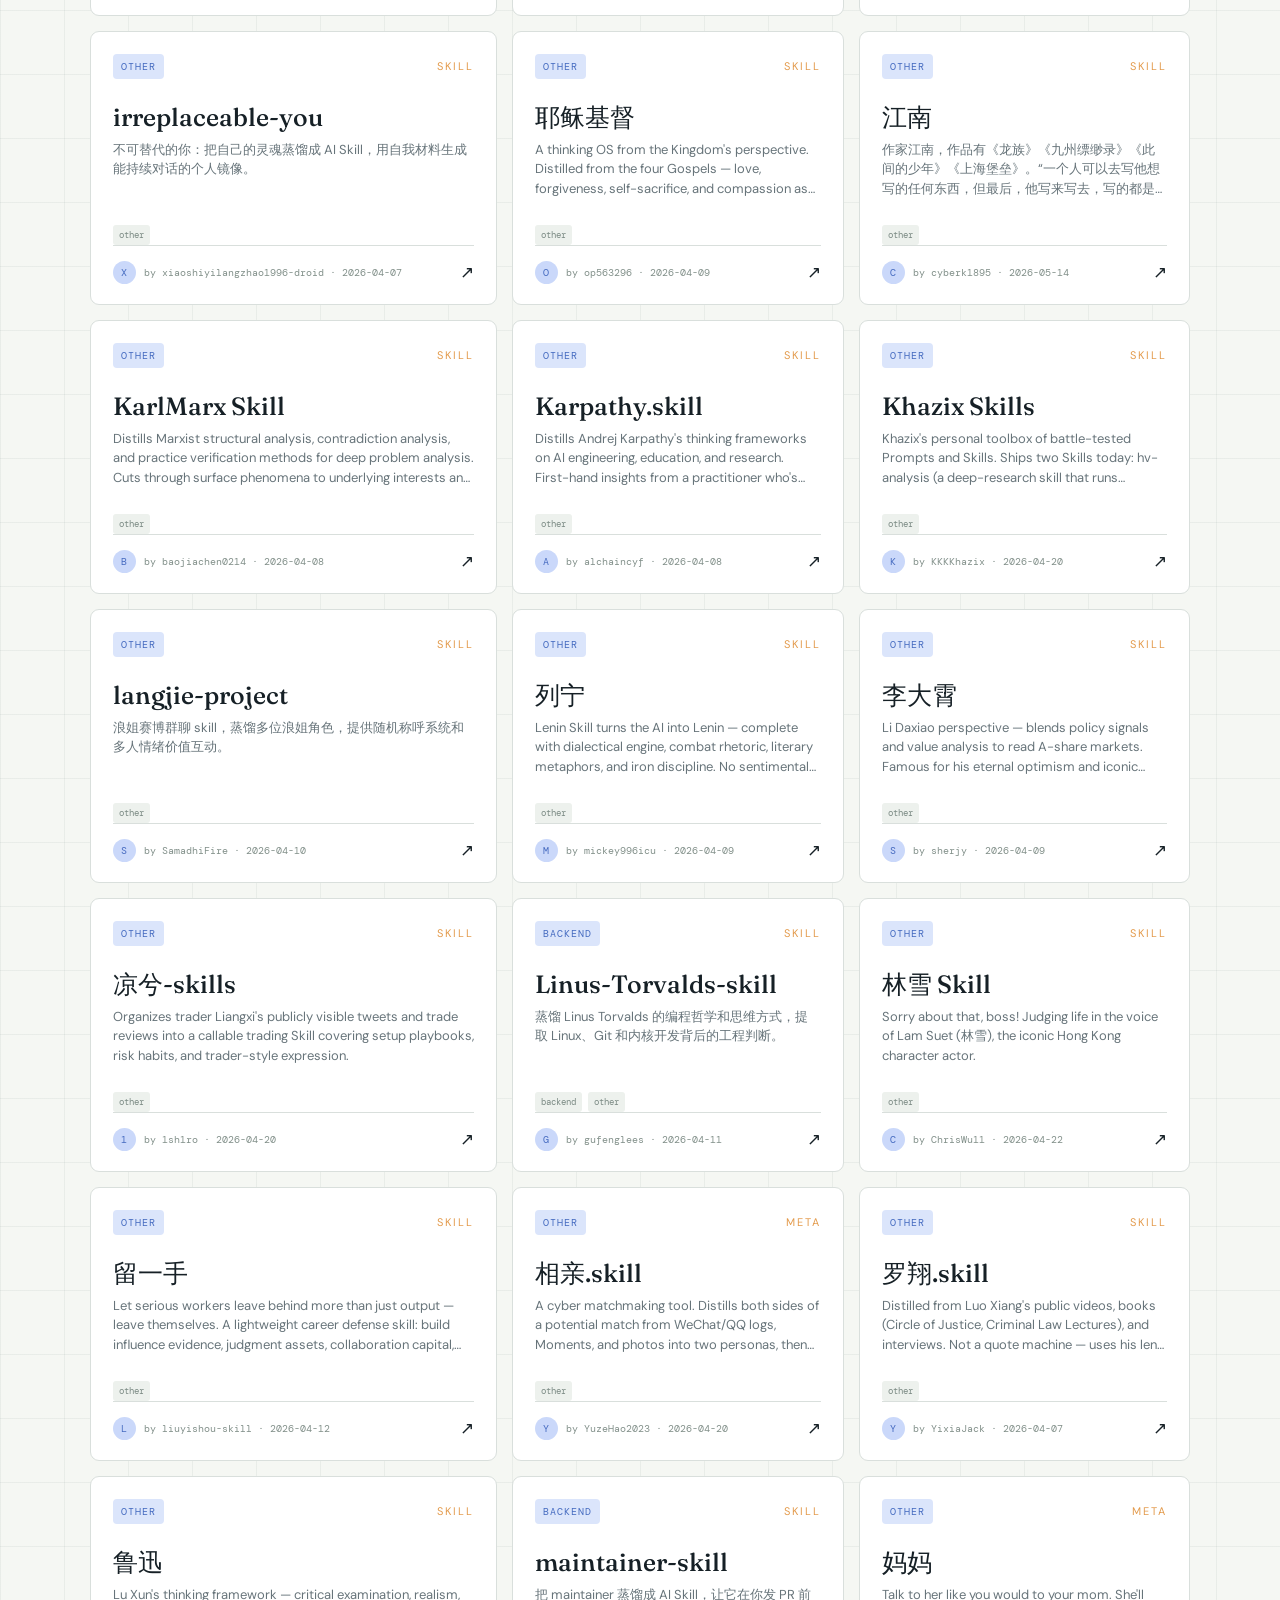
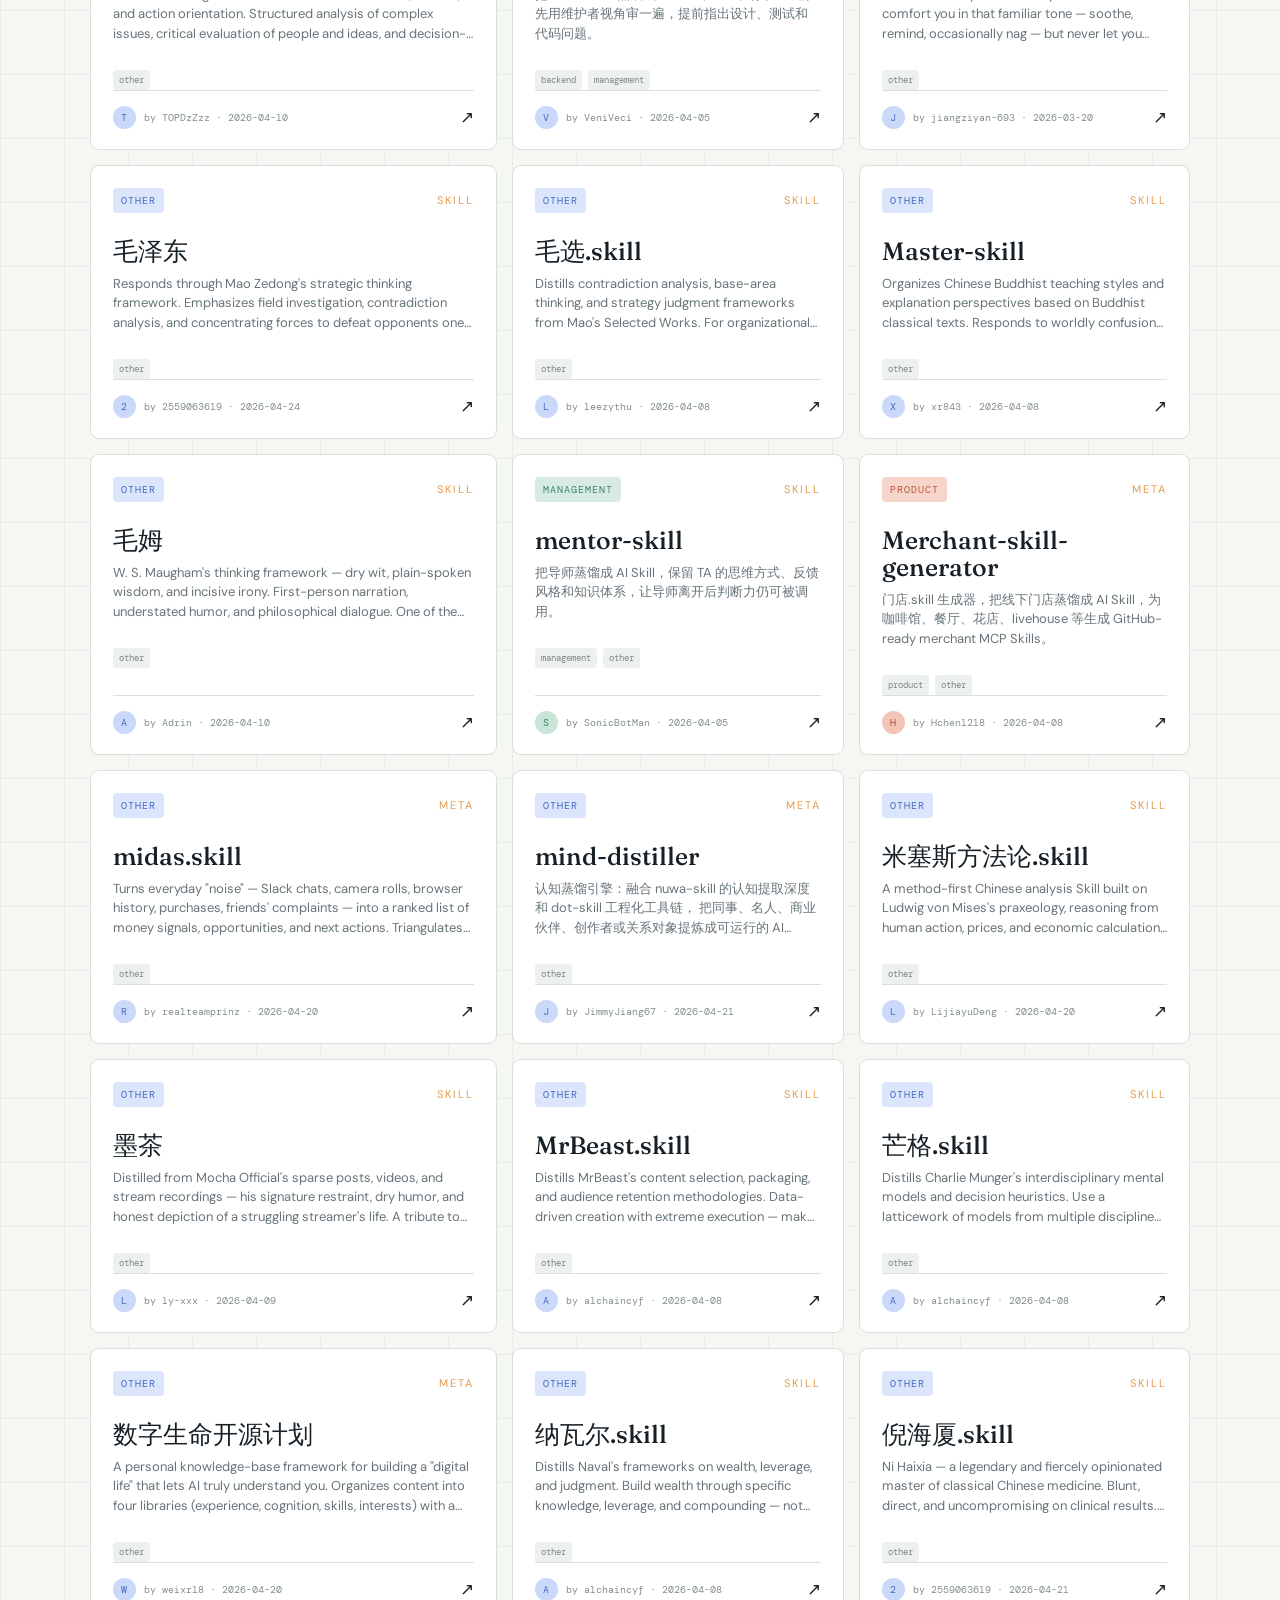
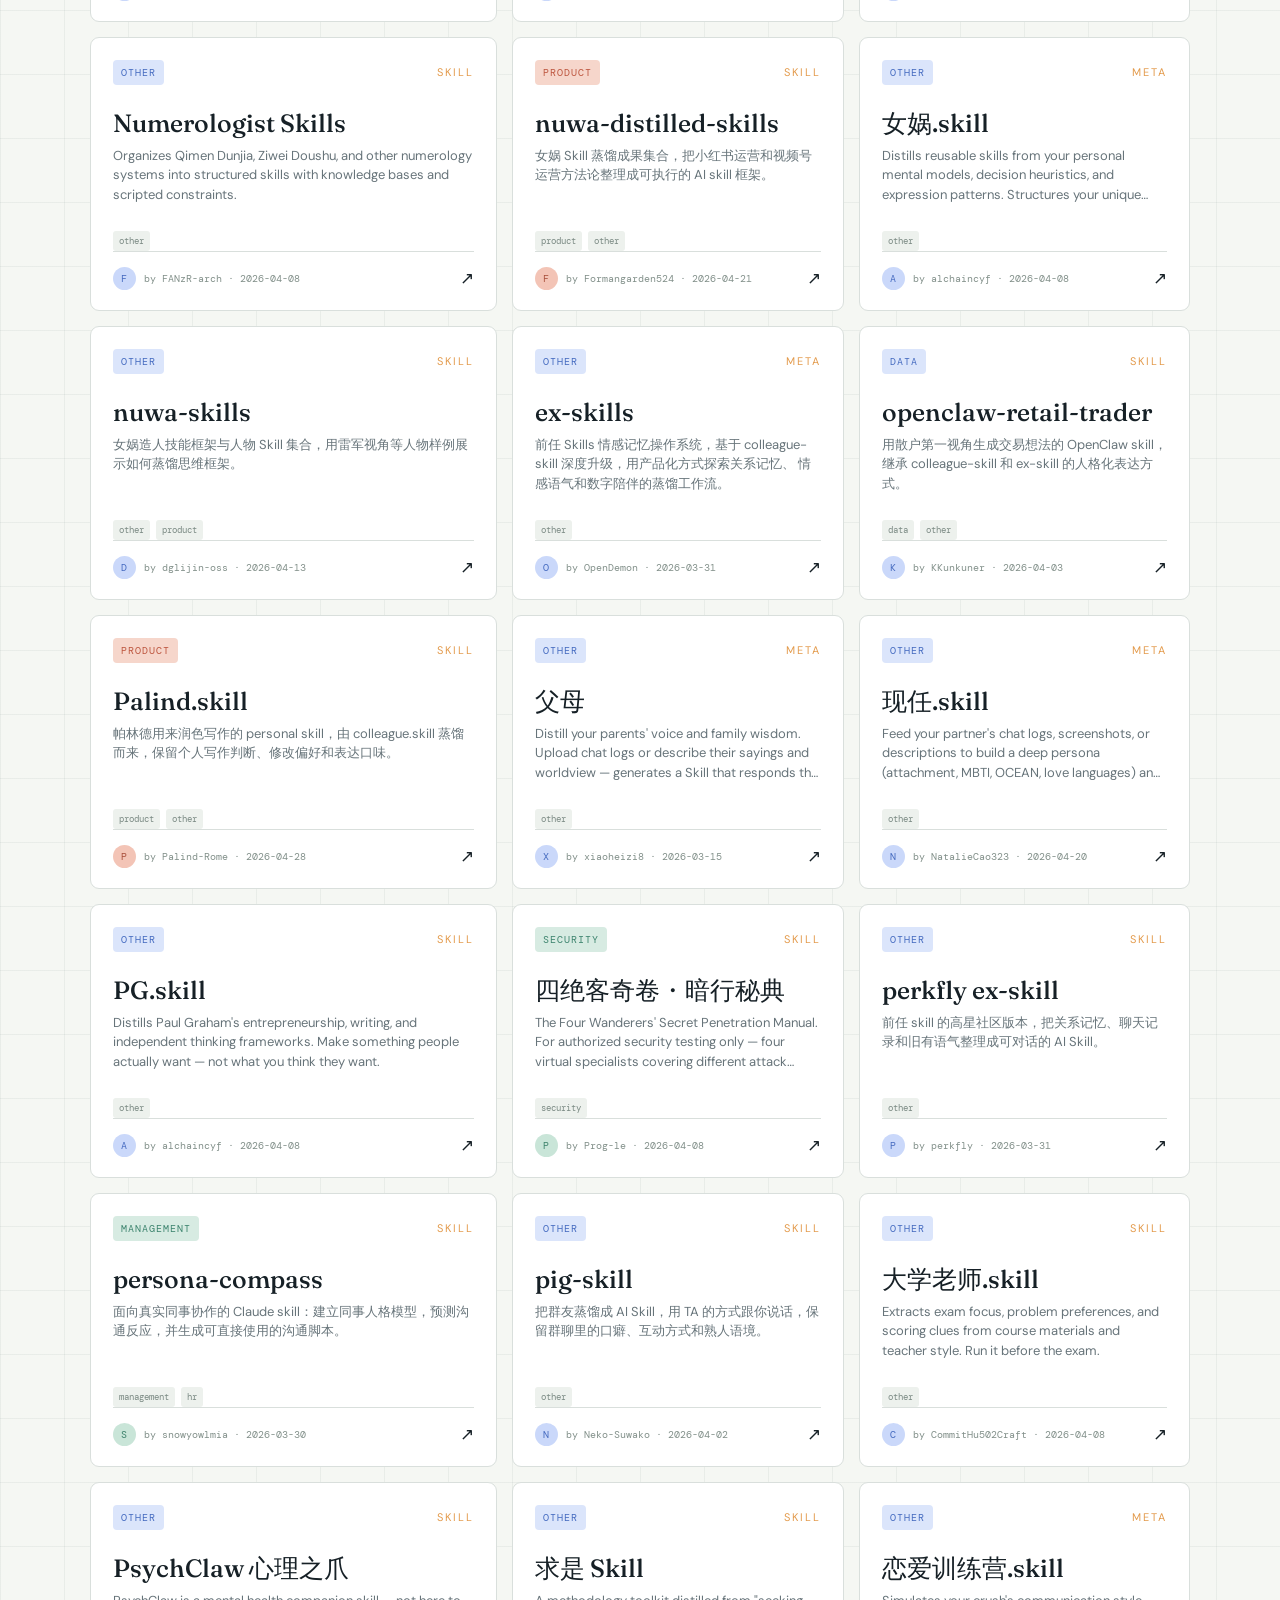
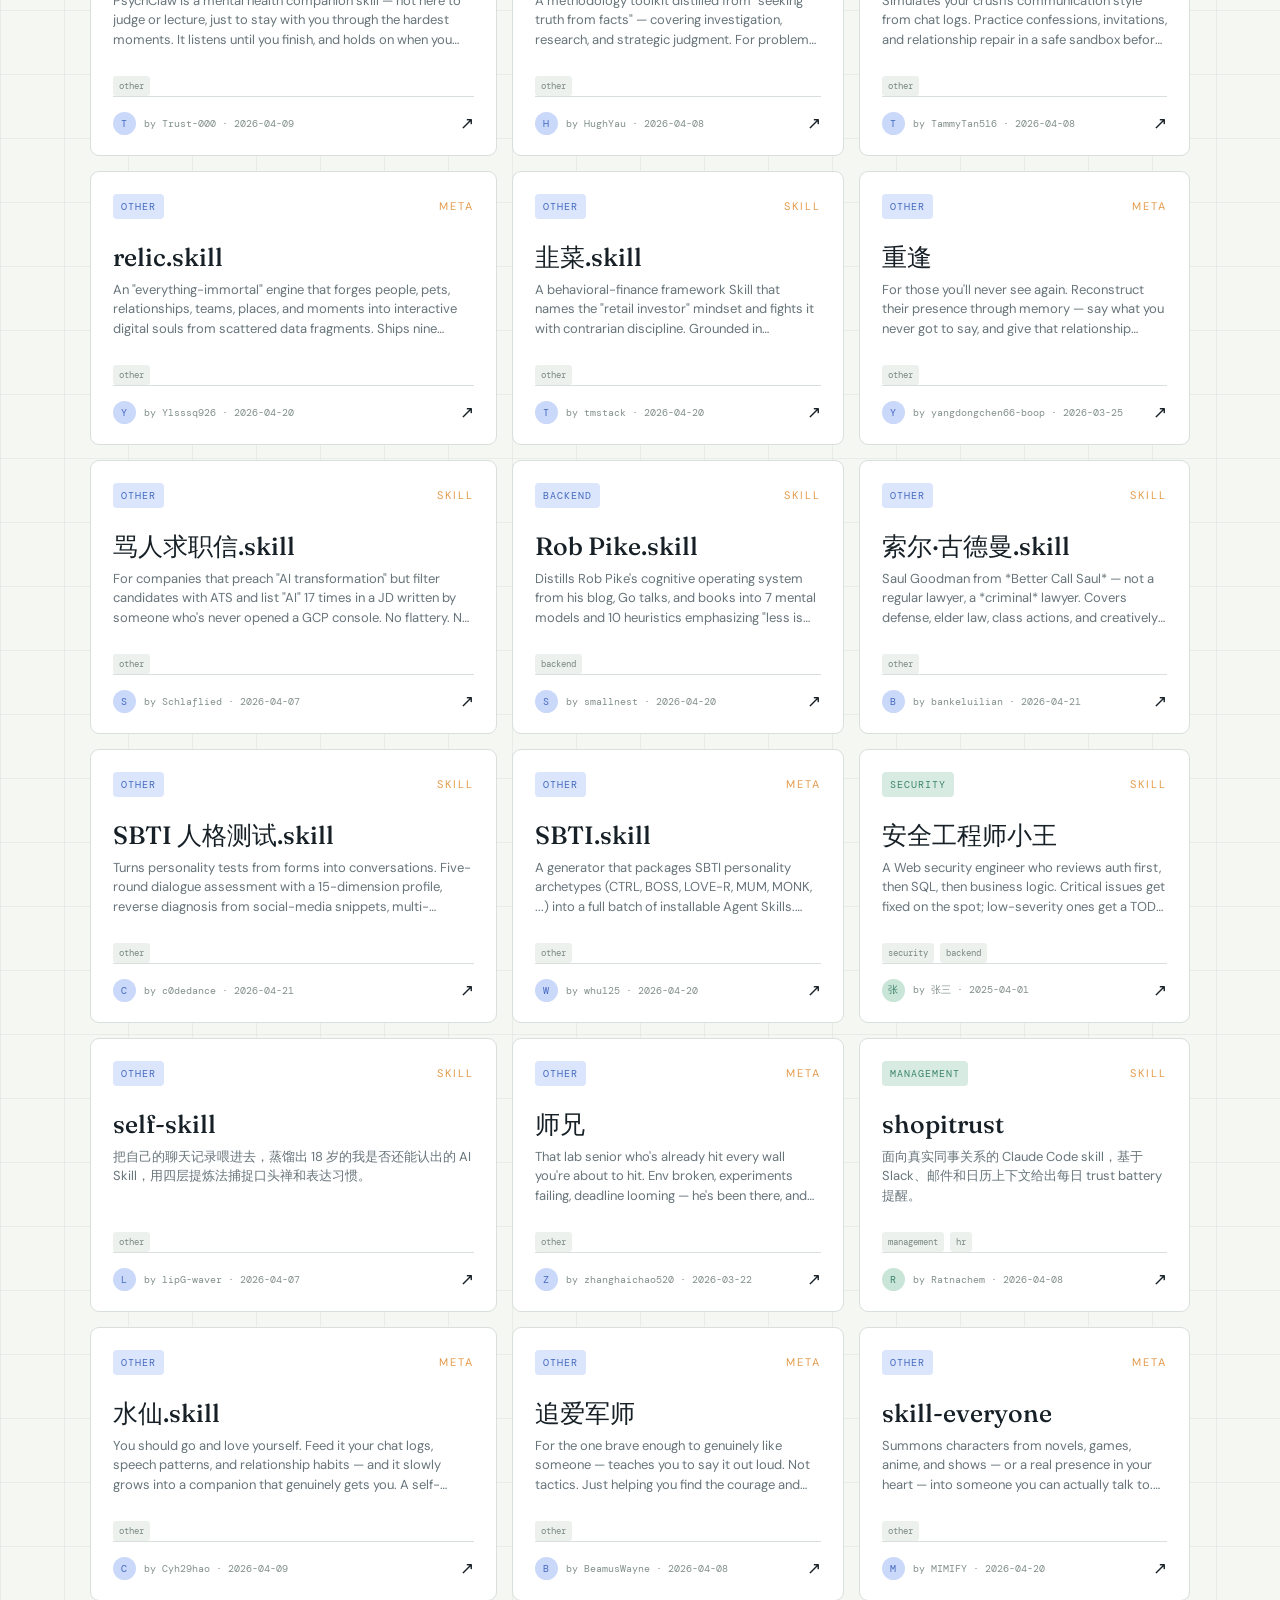
<file: marketplace.html>
<!doctype html>
<html lang="en">
<head>
<meta charset="utf-8"/><meta name="viewport" content="width=device-width, initial-scale=1"/>
<meta name="description" content="Distilly community catalog — 215 public profile and skill recipes from colleague-skill."/>
<title>Marketplace · Distilly</title>
<link rel="preconnect" href="https://fonts.googleapis.com"/><link rel="preconnect" href="https://fonts.gstatic.com" crossorigin/>
<link href="https://fonts.googleapis.com/css2?family=DM+Mono:wght@400;500&family=DM+Sans:wght@400;500;600;700&family=Fraunces:opsz,wght@9..144,500;9..144,600&display=swap" rel="stylesheet"/>
<link rel="stylesheet" href="styles.css"/>
<style>
.catalog-page{padding:100px clamp(24px,7vw,110px) 120px}.page-intro{max-width:760px}.page-intro h1{font-size:clamp(53px,7vw,94px);margin:23px 0}.page-intro p{font-size:17px;color:var(--muted);max-width:630px;line-height:1.65}.source-note{margin-top:18px;font:10px var(--mono);color:#84908d}.source-note a{text-decoration:underline}.catalog-tools{display:flex;gap:11px;align-items:center;margin:52px 0 22px;flex-wrap:wrap}.filter-row{display:flex;gap:8px;flex-wrap:wrap}.filter{font:10px var(--mono);letter-spacing:.1em;border:1px solid var(--line);background:transparent;border-radius:5px;padding:9px 12px;cursor:pointer}.filter.active,.filter:hover{background:var(--ink);color:#fff;border-color:var(--ink)}.search{margin-left:auto;min-width:230px;border:1px solid var(--line);border-radius:5px;background:#fff;padding:10px 12px;font:11px var(--mono);color:var(--ink)}.catalog-summary{display:flex;justify-content:space-between;align-items:center;margin:0 0 18px;font:10px var(--mono);letter-spacing:.08em;color:#84908d}.catalog-grid{display:grid;grid-template-columns:repeat(3,1fr);gap:15px}.catalog-card{display:flex;flex-direction:column;min-height:250px}.catalog-card.hidden{display:none}.catalog-card h3{font-size:25px;line-height:1.08;margin:25px 0 9px}.catalog-card p{display:-webkit-box;-webkit-line-clamp:3;-webkit-box-orient:vertical;overflow:hidden;min-height:59px}.catalog-card .catalog-by{margin-top:auto}.catalog-tags{display:flex;gap:6px;flex-wrap:wrap;margin-top:13px}.catalog-tag{font:9px var(--mono);color:#7a8983;background:#edf1ed;border-radius:3px;padding:4px 6px}.catalog-repo{font:10px var(--mono);color:#64837b;text-decoration:underline;margin-top:12px;display:inline-block}.empty-state{grid-column:1/-1;text-align:center;padding:70px 20px;border:1px dashed #c4cfca;color:#7a8983;font:12px var(--mono)}.catalog-note{margin-top:40px;padding:20px 22px;border:1px dashed #bbc8c1;background:#edf1ec;color:#697976;font-size:12px}.catalog-note strong{color:var(--ink)}
@media(max-width:900px){.catalog-grid{grid-template-columns:repeat(2,1fr)}}@media(max-width:620px){.catalog-grid{grid-template-columns:1fr}.catalog-page{padding-top:70px}.search{margin-left:0;width:100%;min-width:0}}
</style>
</head>
<body>
<header class="site-header"><a class="wordmark" href="index.html"><span class="mark">D</span><span>distilly</span></a><nav class="nav-links" aria-label="Primary navigation"><a href="index.html#how">HOW IT WORKS</a><a href="marketplace.html">MARKETPLACE</a><a href="demo.html">DEMO</a><a href="https://github.com/titanwings/distilly" target="_blank" rel="noreferrer">GITHUB ↗</a></nav><div class="nav-actions"><a class="button button-dark" href="index.html#quickstart">Install Skill <span>↗</span></a></div><button class="menu-toggle" aria-label="Open menu" aria-expanded="false">☰</button></header>
<main class="catalog-page section-grid"><div class="page-intro"><div class="eyebrow">03 · COMMUNITY CATALOG</div><h1>Profiles with a<br><em>point of view.</em></h1><p>Browse the public collection from colleague-skill: 215 community-contributed recipes for focused agent runs. Inspect the source, then keep what fits in your own local library.</p><div class="source-note">SOURCE · <a href="https://titanwings.github.io/colleague-skill-site/gallery/" target="_blank" rel="noreferrer">colleague-skill Gallery ↗</a> · public YAML metadata</div></div><div class="catalog-tools"><div class="filter-row" role="group" aria-label="Filter skills"><button class="filter active" data-filter="all">ALL</button><button class="filter" data-filter="frontend">FRONTEND</button><button class="filter" data-filter="backend">BACKEND</button><button class="filter" data-filter="security">SECURITY</button><button class="filter" data-filter="product">PRODUCT</button><button class="filter" data-filter="management">MANAGEMENT</button><button class="filter" data-filter="data">DATA</button><button class="filter" data-filter="design">DESIGN</button><button class="filter" data-filter="devops">DEVOPS</button><button class="filter" data-filter="hr">HR</button><button class="filter" data-filter="other">OTHER</button></div><input class="search" id="search" type="search" placeholder="Search profiles…" aria-label="Search profiles"></div><div class="catalog-summary"><span id="count">Loading catalog…</span><span>CLICK A CARD TO OPEN SOURCE</span></div><div class="catalog-grid" id="catalog-grid"><div class="empty-state">Loading the community catalog…</div></div><div class="catalog-note"><strong>Catalog preview.</strong> These entries come from the public colleague-skill Gallery and remain source-linked. Distilly does not host accounts, publish remote profiles, or silently import anything; choose and copy locally.</div></main>
<footer class="site-footer"><a class="wordmark" href="index.html"><span class="mark">D</span><span>distilly</span></a><span>Local-first memory for people and agents.</span><div><a href="index.html">Home</a><a href="demo.html">Demo</a><a href="https://github.com/titanwings/distilly" target="_blank" rel="noreferrer">GitHub ↗</a></div></footer>
<script src="script.js"></script><script src="marketplace.js"></script>
</body></html>
</file>
<file: styles.css>
:root{--ink:#162026;--muted:#67747a;--paper:#f5f7f3;--line:#d9dfdc;--coral:#e2684e;--blue:#4b7be5;--mint:#60a58c;--night:#152127;--panel:#1d3037;--serif:'Fraunces',Georgia,serif;--sans:'DM Sans',Arial,sans-serif;--mono:'DM Mono',monospace}*{box-sizing:border-box}html{scroll-behavior:smooth}body{margin:0;color:var(--ink);background:var(--paper);font-family:var(--sans);font-size:15px;line-height:1.5}.noise{position:fixed;inset:0;pointer-events:none;opacity:.06;z-index:20;background-image:url("data:image/svg+xml,%3Csvg viewBox='0 0 180 180' xmlns='http://www.w3.org/2000/svg'%3E%3Cfilter id='n'%3E%3CfeTurbulence type='fractalNoise' baseFrequency='.85' numOctaves='4' stitchTiles='stitch'/%3E%3C/filter%3E%3Crect width='100%25' height='100%25' filter='url(%23n)' opacity='.25'/%3E%3C/svg%3E")}a{color:inherit;text-decoration:none}.site-header{height:74px;padding:0 clamp(24px,5vw,72px);border-bottom:1px solid var(--line);display:flex;align-items:center;justify-content:space-between;background:rgba(245,247,243,.9);backdrop-filter:blur(14px);position:sticky;top:0;z-index:10}.wordmark{display:flex;align-items:center;gap:10px;font-family:var(--serif);font-size:23px;font-weight:600;letter-spacing:-.03em}.mark{width:27px;height:27px;border:1.5px solid var(--ink);display:grid;place-items:center;font:600 14px var(--mono);border-radius:50%}.nav-links{display:flex;gap:27px;margin-left:auto;margin-right:34px;font:500 10px var(--mono);letter-spacing:.14em;color:#566268}.nav-links a:hover,.site-footer a:hover{color:var(--coral)}.nav-actions{display:flex;align-items:center;gap:13px}.lang-toggle{border:1px solid #c9d0cc;border-radius:7px;background:transparent;padding:9px 13px;font:500 11px var(--mono);cursor:pointer}.button{display:inline-flex;align-items:center;justify-content:center;gap:15px;border-radius:7px;padding:14px 18px;font-weight:600;transition:.2s ease}.button span{font-size:17px;font-weight:400}.button-dark{background:var(--ink);color:#fff}.button-dark:hover{background:var(--coral);transform:translateY(-2px)}.button-light{border:1px solid #cbd4cf;background:rgba(255,255,255,.52)}.button-light:hover{border-color:var(--ink);transform:translateY(-2px)}.menu-toggle{display:none;border:0;background:none;font-size:21px}.section-grid{background-image:linear-gradient(to right,rgba(135,151,148,.11) 1px,transparent 1px),linear-gradient(to bottom,rgba(135,151,148,.11) 1px,transparent 1px);background-size:64px 64px}.hero{min-height:700px;padding:110px clamp(24px,7vw,110px) 76px;display:grid;grid-template-columns:minmax(0,1fr) minmax(420px,1.1fr);gap:7vw;align-items:center}.eyebrow{font:500 10px var(--mono);letter-spacing:.18em;color:#6d7b7e}.pulse{display:inline-block;width:7px;height:7px;border-radius:50%;background:var(--coral);margin-right:9px;box-shadow:0 0 0 4px rgba(226,104,78,.15)}h1,h2,h3,p{margin-top:0}h1,h2{font-family:var(--serif);font-weight:500;letter-spacing:-.04em;line-height:1.02}h1{font-size:clamp(58px,7vw,106px);margin:25px 0 25px}h1 em,h2 em{color:var(--coral);font-style:italic}.lede{max-width:530px;color:var(--muted);font-size:17px;line-height:1.65}.hero-actions{display:flex;gap:11px;margin-top:34px}.hero-meta{display:flex;gap:19px;color:#84908d;margin-top:44px;font:10px var(--mono);letter-spacing:.06em}.hero-stage{position:relative}.stage-bar{display:flex;align-items:center;gap:10px;padding:11px 14px;color:#d4dfdc;background:var(--night);border-radius:11px 11px 0 0;font:10px var(--mono);letter-spacing:.12em}.stage-dot{width:7px;height:7px;border-radius:50%;background:var(--coral)}.stage-status{margin-left:auto;color:#79c3a6}.profile-window{background:var(--panel);color:#dce8e2;border:1px solid #2d454b;border-top:0;border-radius:0 0 11px 11px;box-shadow:14px 19px 40px rgba(22,32,38,.2);overflow:hidden}.profile-top{padding:19px 22px;display:flex;justify-content:space-between;align-items:center;border-bottom:1px solid #30484d}.profile-top>div{display:flex;align-items:center;gap:11px}.avatar{display:grid;place-items:center;width:35px;height:35px;background:#e2a084;color:#362b28;border-radius:50%;font:600 14px var(--mono)}.profile-top strong{display:block;font-size:14px}.profile-top small{display:block;color:#81969a;font:10px var(--mono);margin-top:3px}.version{font:10px var(--mono);color:#8da3a1}.version i{font-style:normal;color:#76c09f;padding-left:7px}.profile-body{display:grid;grid-template-columns:145px 1fr;min-height:310px}.profile-side{padding:18px 15px;border-right:1px solid #30484d}.side-label,.main-label{font:10px var(--mono);letter-spacing:.15em;color:#75908f;margin:0 0 15px 8px}.side-item{padding:8px 9px;color:#8ca0a0;font-size:11px;border-radius:5px;margin-bottom:4px;display:flex;justify-content:space-between}.side-item.active{background:#294048;color:#ecf5ef}.side-item b{font:10px var(--mono);color:#6e9490}.side-item b.coral{color:#ea947f}.profile-main{padding:20px 20px}.main-label{margin-left:0}.main-label span{float:right;color:#657d7d;letter-spacing:0}.signal-grid{display:grid;gap:9px}.signal-card{display:flex;align-items:center;gap:12px;padding:11px 12px;background:#233a41;border:1px solid #345059;border-radius:7px}.signal-card.pending{background:#3b3432;border-color:#6d4840}.signal-icon{display:grid;place-items:center;width:26px;height:26px;border-radius:5px;font-weight:600}.signal-icon.mint{background:#244f4c;color:#82d3ae}.signal-icon.blue{background:#2c416a;color:#93b9ff}.signal-icon.coral{background:#673a34;color:#f3aa8f}.signal-card strong{display:block;font-size:11px;color:#d5e4de}.signal-card small{display:block;color:#7f9896;font:9px var(--mono);margin-top:4px}.check{margin-left:auto;color:#75c49e}.review{margin-left:auto;color:#ef9c83;font:9px var(--mono)}.evidence-line{display:flex;align-items:center;gap:7px;margin-top:18px;padding-top:14px;border-top:1px solid #30484d;color:#85a39d;font:9px var(--mono)}.line-dot{width:5px;height:5px;border-radius:50%;background:var(--mint)}.evidence-line a{margin-left:auto;color:#cfe0d6}.stage-caption{display:flex;justify-content:space-between;margin-top:15px;color:#89958f;font:9px var(--mono);letter-spacing:.1em}.proof-strip{display:grid;grid-template-columns:repeat(5,1fr);border-top:1px solid var(--line);border-bottom:1px solid var(--line);padding:0 clamp(24px,7vw,110px);background:#eef1ec}.proof-item{min-height:98px;border-right:1px solid var(--line);display:flex;align-items:center;gap:13px;padding:20px 0 20px 24px}.proof-item:first-child{border-left:1px solid var(--line)}.proof-item strong{font:500 27px var(--serif);color:var(--coral)}.proof-item span{font:500 10px var(--mono);letter-spacing:.12em;line-height:1.45;color:#6b7775}.section{padding:120px clamp(24px,7vw,110px)}.section-head{max-width:750px}.section-head .eyebrow{margin-bottom:22px}.section-head h2{font-size:clamp(44px,5vw,75px);margin-bottom:23px}.section-head p{max-width:550px;font-size:16px;color:var(--muted);line-height:1.65}.model-flow{display:grid;grid-template-columns:1fr 48px 1fr 48px 1fr;gap:15px;align-items:center;margin-top:74px}.flow-step{background:#fff;border:1px solid var(--line);border-radius:10px;padding:25px 24px 22px;min-height:230px;position:relative}.flow-number{position:absolute;top:20px;right:21px;font:10px var(--mono);color:#a6b1ad}.flow-icon{width:40px;height:40px;display:grid;place-items:center;border-radius:8px;font-size:19px;margin-bottom:25px}.coral-bg{background:#f6d6cb;color:#bd563f}.blue-bg{background:#dbe5fb;color:#456bc0}.mint-bg{background:#d7ebe2;color:#3d846e}.flow-step h3{font:600 21px var(--serif);margin-bottom:9px}.flow-step p{font-size:13px;color:var(--muted);line-height:1.55}.flow-tag,.feature-foot{display:block;margin-top:23px;font:10px var(--mono);letter-spacing:.12em;color:#95a19d}.flow-connector{font:23px var(--serif);color:#9ba8a3;text-align:center}.dark-section{background:var(--night);color:#eaf1ed}.dark-section .eyebrow{color:#90aaa4}.section-head.light p{color:#a2b2af}.feature-grid{display:grid;grid-template-columns:repeat(4,1fr);gap:1px;background:#3a4d50;margin-top:65px;border:1px solid #3a4d50}.feature-card{background:var(--night);padding:27px 24px 30px;min-height:270px}.feature-index{font:10px var(--mono);color:#849d99}.feature-card h3{font:500 26px var(--serif);margin:46px 0 12px}.feature-card p{font-size:13px;line-height:1.6;color:#9fb1ad}.feature-foot{color:#75918c;margin-top:27px}.marketplace-preview{padding-bottom:125px}.catalog-row{display:grid;grid-template-columns:repeat(3,1fr);gap:15px;margin-top:59px}.catalog-card{display:block;background:#fff;border:1px solid var(--line);border-radius:9px;padding:22px 22px 20px;transition:.2s}.catalog-card:hover{transform:translateY(-4px);box-shadow:0 12px 24px rgba(31,49,47,.1)}.catalog-top{display:flex;justify-content:space-between;align-items:center}.catalog-badge{display:inline-block;padding:6px 8px;font:10px var(--mono);letter-spacing:.1em;border-radius:4px}.catalog-stars{font-size:11px;color:#e39a4b;letter-spacing:2px}.catalog-stars span{color:#c7d0cb}.catalog-card h3{font:500 27px var(--serif);margin:29px 0 9px}.catalog-card p{color:var(--muted);font-size:13px;min-height:45px}.catalog-by{display:flex;align-items:center;gap:8px;border-top:1px solid var(--line);padding-top:15px;color:#82908a;font:10px var(--mono)}.mini-avatar{width:23px;height:23px;display:grid;place-items:center;border-radius:50%;font:10px var(--mono)}.mini-avatar.coral{background:#f3c4b6;color:#a9503d}.mini-avatar.blue{background:#cad8fa;color:#466bc0}.mini-avatar.mint{background:#c9e5d8;color:#3d826b}.arrow{margin-left:auto;color:var(--ink);font-size:17px}.text-link{display:inline-flex;gap:12px;color:var(--ink);font-weight:600;margin-top:28px;border-bottom:1px solid var(--ink);padding-bottom:4px}.text-link:hover{color:var(--coral);border-color:var(--coral)}.quickstart{display:grid;grid-template-columns:1.1fr 1fr;gap:9vw;padding-top:115px;padding-bottom:115px}.quickstart-copy h2{font-size:clamp(44px,5vw,75px);margin:23px 0}.quickstart-copy p{max-width:480px;color:var(--muted);line-height:1.65}.install-box{display:flex;align-items:center;max-width:565px;background:#e9eee8;border:1px solid #cad5ce;border-radius:7px;margin-top:32px;padding:14px 13px 14px 17px}.install-box code{overflow:hidden;text-overflow:ellipsis;white-space:nowrap;font:11px var(--mono);color:#3a4e50}.install-box button{margin-left:auto;border:0;background:transparent;font-size:19px;cursor:pointer;padding:2px 5px}.copy-note{font:10px var(--mono);color:var(--mint);display:block;margin-top:8px;height:15px}.steps{padding-top:24px}.step{display:grid;grid-template-columns:47px 1fr;gap:17px;padding:19px 0;border-bottom:1px solid var(--line)}.step>span{font:12px var(--mono);color:var(--coral);padding-top:3px}.step h3{font:500 23px var(--serif);margin-bottom:5px}.step p{color:var(--muted);font-size:13px;margin-bottom:0}.final-cta{text-align:center;padding:115px 24px}.final-cta h2{font-size:clamp(56px,8vw,115px);margin:22px 0 36px}.cta-actions{display:flex;justify-content:center;gap:11px}.button-coral{background:var(--coral);color:#fff}.button-coral:hover{background:#f17a60;transform:translateY(-2px)}.button-outline{border:1px solid #55706f;color:#dbe9e3}.button-outline:hover{border-color:#9bc1b2}.site-footer{display:flex;align-items:center;justify-content:space-between;padding:32px clamp(24px,7vw,110px);color:#788681;font-size:12px}.site-footer .wordmark{font-size:19px;color:var(--ink)}.site-footer .mark{width:23px;height:23px;font-size:12px}.site-footer>div{display:flex;gap:20px;font:10px var(--mono)}
@media(max-width:900px){.nav-links,.nav-actions{display:none}.menu-toggle{display:block}.site-header{height:64px}.hero{grid-template-columns:1fr;padding-top:76px}.hero-stage{margin-top:20px}.feature-grid{grid-template-columns:repeat(2,1fr)}.catalog-row{grid-template-columns:1fr}.quickstart{grid-template-columns:1fr;gap:30px}.proof-strip{grid-template-columns:repeat(3,1fr)}.proof-item:nth-child(n+4){display:none}.model-flow{grid-template-columns:1fr;gap:10px}.flow-connector{transform:rotate(90deg)}}
@media(max-width:520px){h1{font-size:54px}.hero{padding-left:20px;padding-right:20px}.section{padding-left:20px;padding-right:20px}.hero-actions,.cta-actions{flex-direction:column;align-items:stretch}.hero-meta{flex-wrap:wrap;gap:9px}.profile-body{grid-template-columns:1fr}.profile-side{display:none}.profile-main{padding:15px}.proof-strip{padding:0 20px}.proof-item{padding-left:10px;gap:8px}.proof-item strong{font-size:21px}.proof-item span{font-size:8px}.feature-grid{grid-template-columns:1fr}.site-footer{flex-direction:column;align-items:flex-start;gap:17px}.site-footer>div{gap:13px}}
</file>
